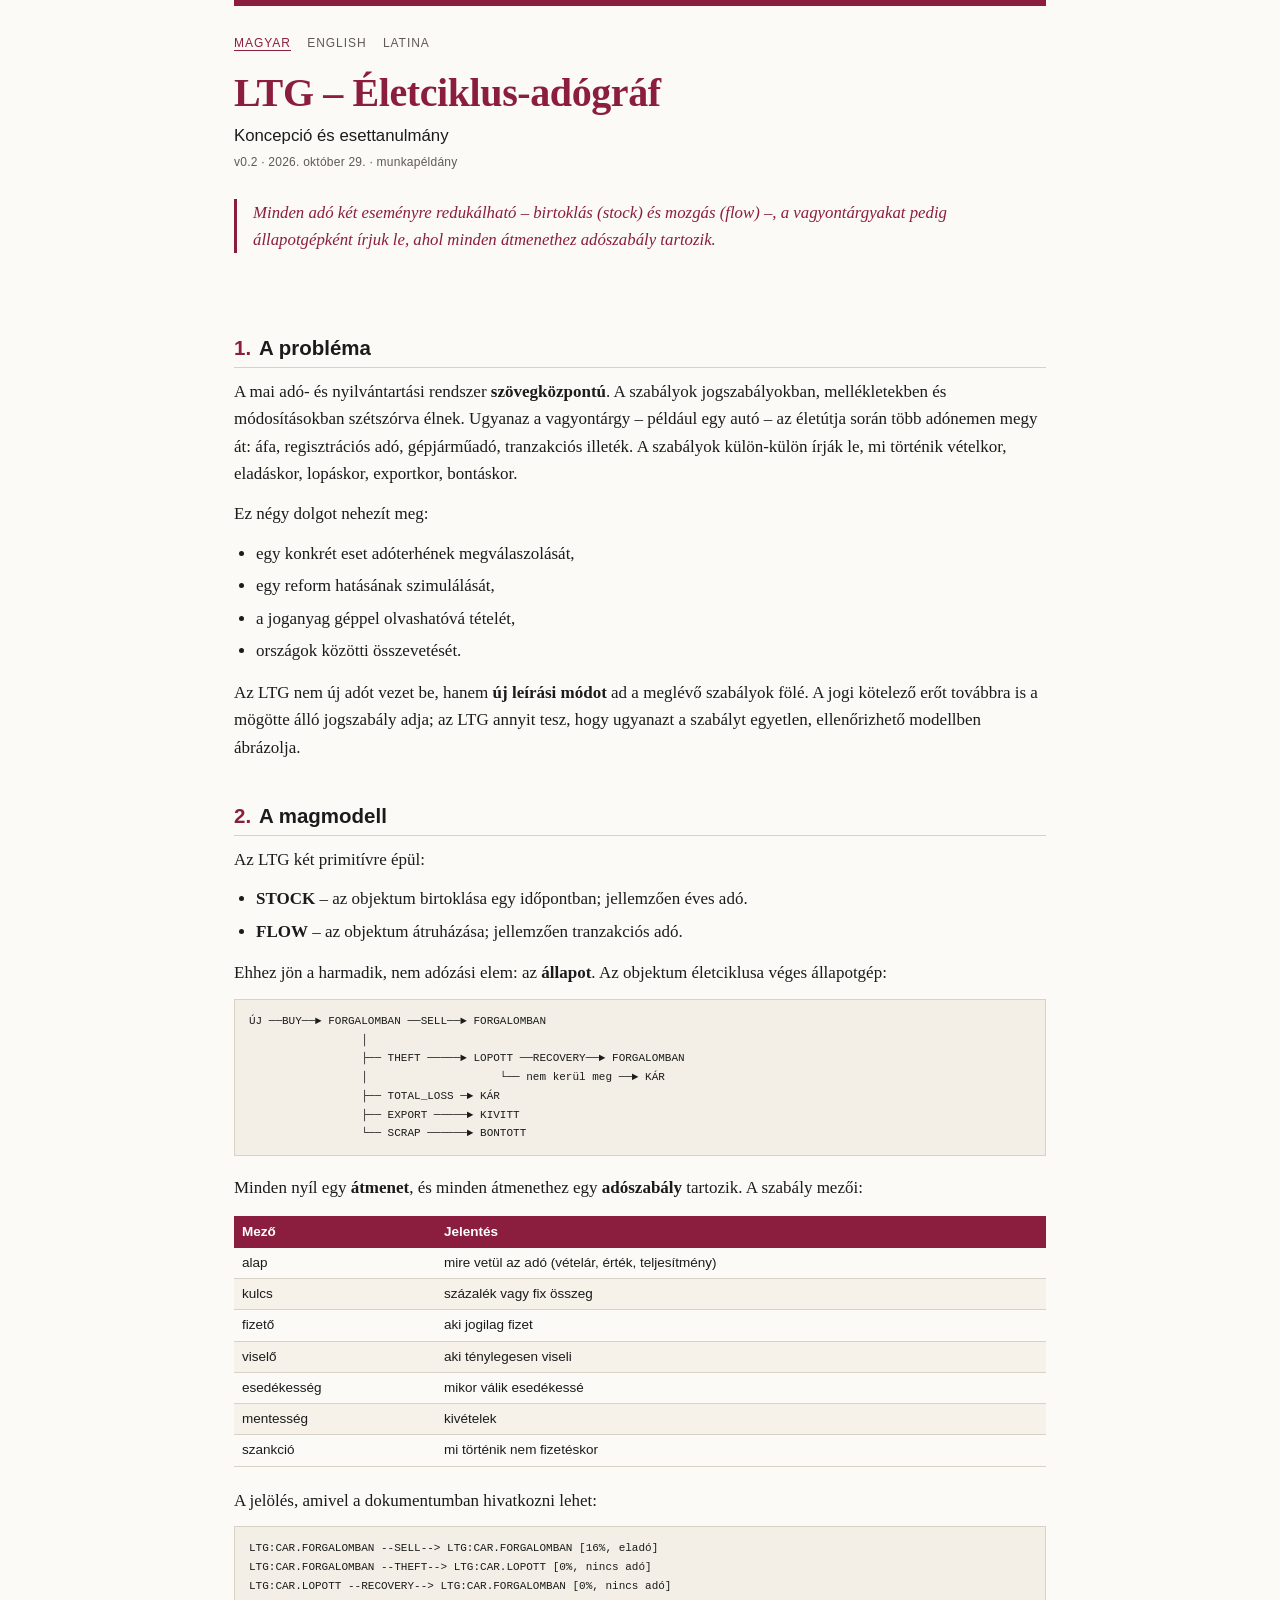
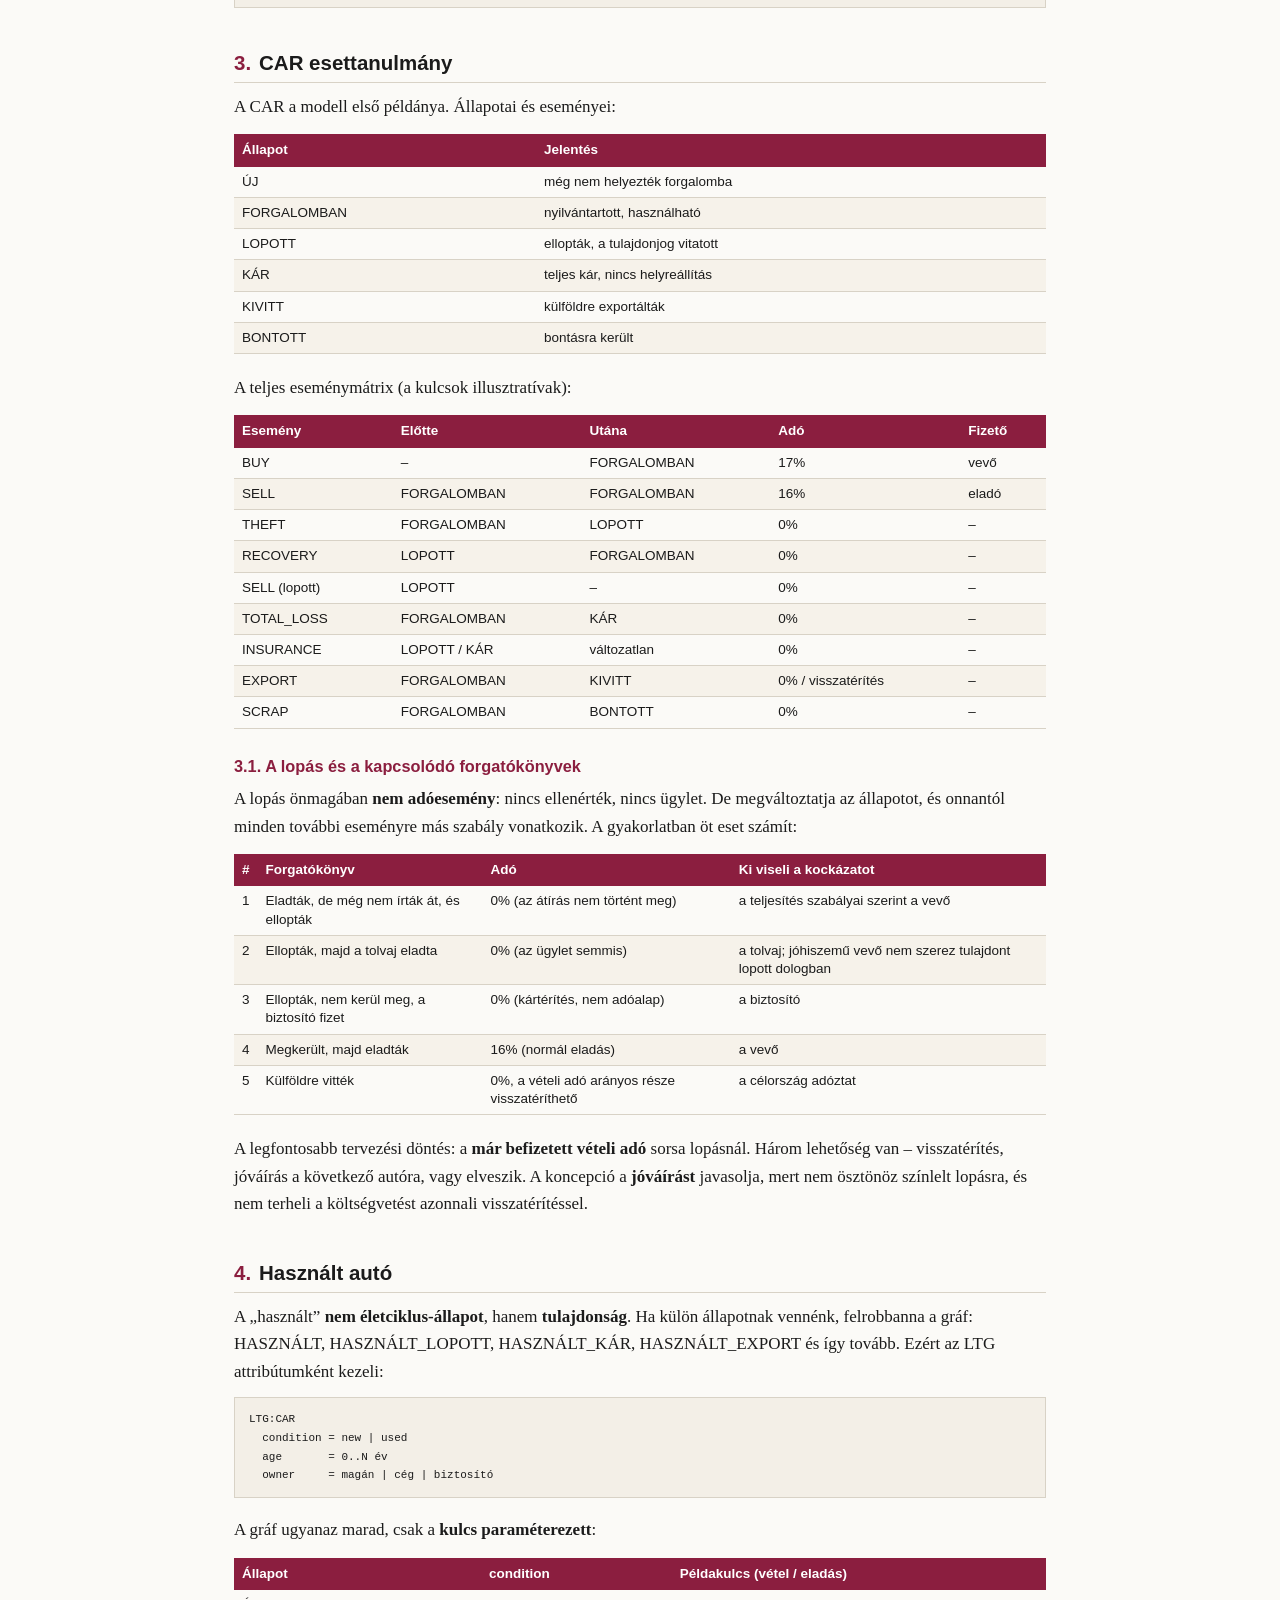
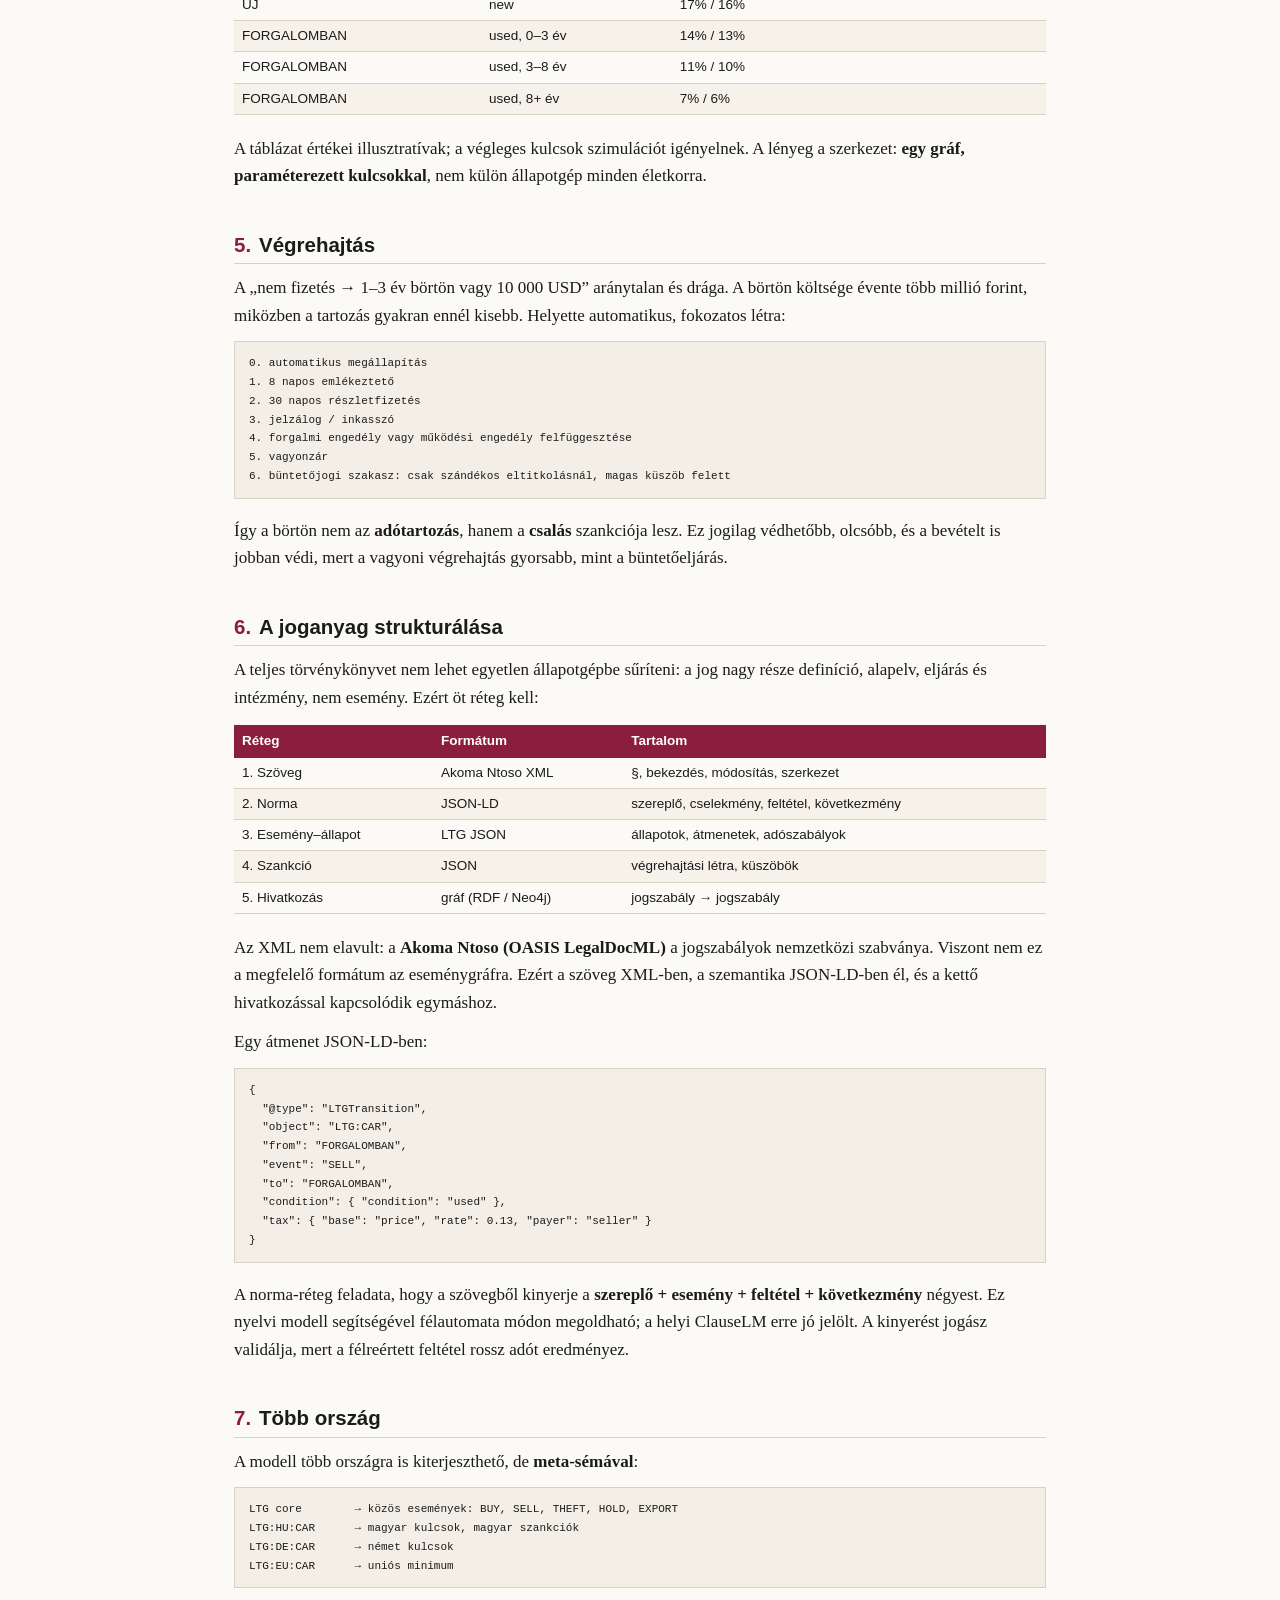
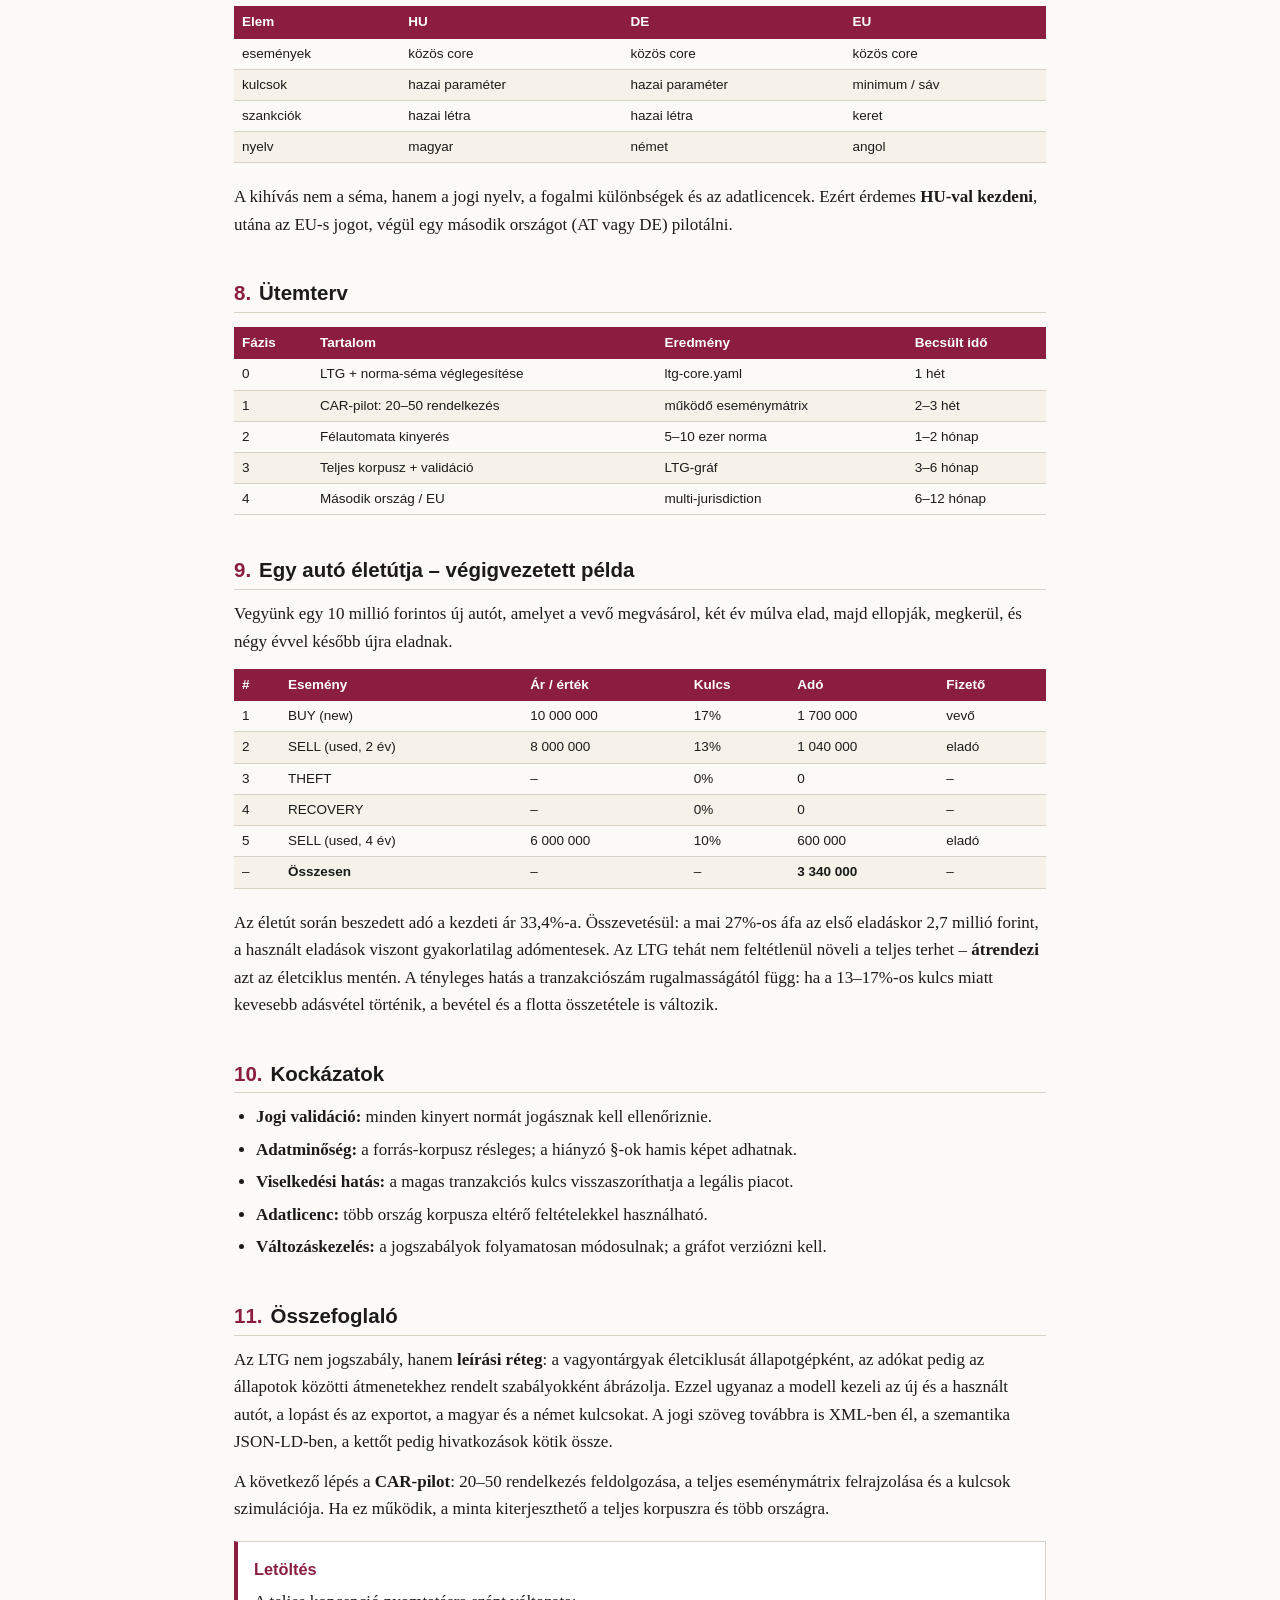
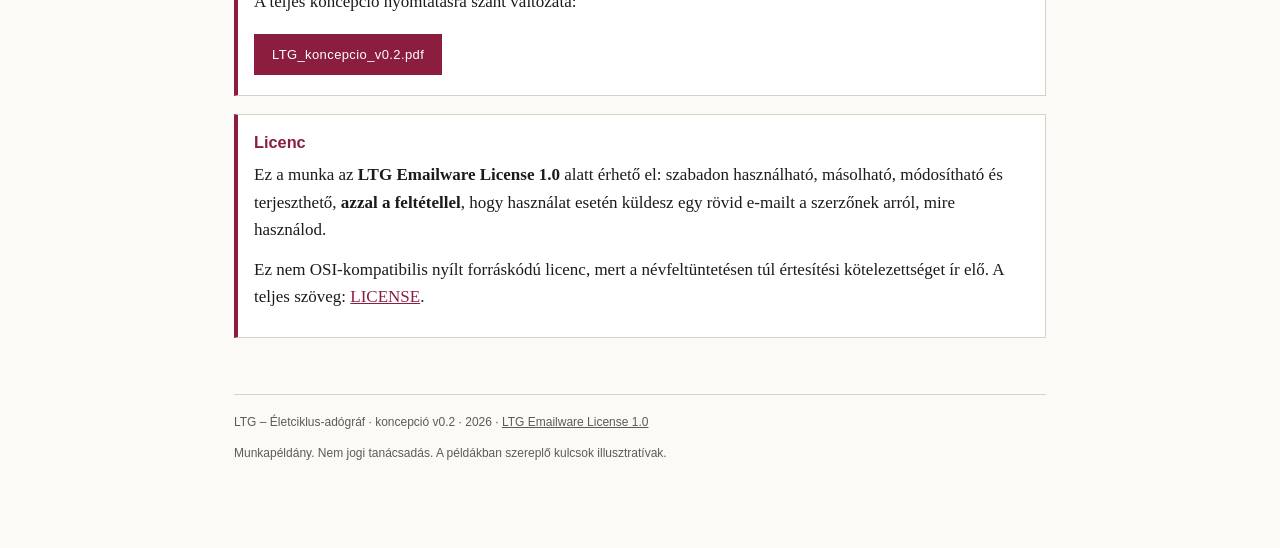
<file: index.html>
<!DOCTYPE html>
<html xmlns="http://www.w3.org/1999/xhtml" xml:lang="hu" lang="hu">
<head>
  <meta charset="utf-8" />
  <meta name="viewport" content="width=device-width, initial-scale=1" />
  <title>LTG – Életciklus-adógráf | Koncepció v0.2</title>
  <meta name="description" content="LTG: esemény- és állapotalapú adómodell. Koncepció és autó-esettanulmány." />
  <link rel="icon" type="image/svg+xml" href="favicon.svg" />
  <link rel="icon" href="favicon.ico" sizes="any" />
  <link rel="stylesheet" href="assets/style.css" />
</head>
<body>
<div class="wrap">

  <header class="site">
    <nav class="lang" aria-label="Nyelv">
      <a href="index.xhtml" aria-current="page" xml:lang="hu" lang="hu">Magyar</a>
      <a href="en/index.xhtml" xml:lang="en" lang="en">English</a>
      <a href="la/index.xhtml" xml:lang="la" lang="la">Latina</a>
    </nav>

    <h1>LTG – Életciklus-adógráf</h1>
    <p class="subtitle">Koncepció és esettanulmány</p>
    <p class="meta">v0.2 · 2026. október 29. · munkapéldány</p>

    <p class="lead">Minden adó két eseményre redukálható – birtoklás (<em>stock</em>) és mozgás (<em>flow</em>) –, a vagyontárgyakat pedig állapotgépként írjuk le, ahol minden átmenethez adószabály tartozik.</p>
  </header>

  <main>

    <h2 id="problema"><span class="num">1.</span>A probléma</h2>
    <p>A mai adó- és nyilvántartási rendszer <strong>szövegközpontú</strong>. A szabályok jogszabályokban, mellékletekben és módosításokban szétszórva élnek. Ugyanaz a vagyontárgy – például egy autó – az életútja során több adónemen megy át: áfa, regisztrációs adó, gépjárműadó, tranzakciós illeték. A szabályok külön-külön írják le, mi történik vételkor, eladáskor, lopáskor, exportkor, bontáskor.</p>
    <p>Ez négy dolgot nehezít meg:</p>
    <ul>
      <li>egy konkrét eset adóterhének megválaszolását,</li>
      <li>egy reform hatásának szimulálását,</li>
      <li>a joganyag géppel olvashatóvá tételét,</li>
      <li>országok közötti összevetését.</li>
    </ul>
    <p>Az LTG nem új adót vezet be, hanem <strong>új leírási módot</strong> ad a meglévő szabályok fölé. A jogi kötelező erőt továbbra is a mögötte álló jogszabály adja; az LTG annyit tesz, hogy ugyanazt a szabályt egyetlen, ellenőrizhető modellben ábrázolja.</p>

    <h2 id="magmodell"><span class="num">2.</span>A magmodell</h2>
    <p>Az LTG két primitívre épül:</p>
    <ul>
      <li><strong>STOCK</strong> – az objektum birtoklása egy időpontban; jellemzően éves adó.</li>
      <li><strong>FLOW</strong> – az objektum átruházása; jellemzően tranzakciós adó.</li>
    </ul>
    <p>Ehhez jön a harmadik, nem adózási elem: az <strong>állapot</strong>. Az objektum életciklusa véges állapotgép:</p>
<pre><code>ÚJ ──BUY──► FORGALOMBAN ──SELL──► FORGALOMBAN
                 │
                 ├── THEFT ─────► LOPOTT ──RECOVERY──► FORGALOMBAN
                 │                    └── nem kerül meg ──► KÁR
                 ├── TOTAL_LOSS ─► KÁR
                 ├── EXPORT ─────► KIVITT
                 └── SCRAP ──────► BONTOTT</code></pre>
    <p>Minden nyíl egy <strong>átmenet</strong>, és minden átmenethez egy <strong>adószabály</strong> tartozik. A szabály mezői:</p>
    <table>
      <thead><tr><th>Mező</th><th>Jelentés</th></tr></thead>
      <tbody>
        <tr><td>alap</td><td>mire vetül az adó (vételár, érték, teljesítmény)</td></tr>
        <tr><td>kulcs</td><td>százalék vagy fix összeg</td></tr>
        <tr><td>fizető</td><td>aki jogilag fizet</td></tr>
        <tr><td>viselő</td><td>aki ténylegesen viseli</td></tr>
        <tr><td>esedékesség</td><td>mikor válik esedékessé</td></tr>
        <tr><td>mentesség</td><td>kivételek</td></tr>
        <tr><td>szankció</td><td>mi történik nem fizetéskor</td></tr>
      </tbody>
    </table>
    <p>A jelölés, amivel a dokumentumban hivatkozni lehet:</p>
<pre><code>LTG:CAR.FORGALOMBAN --SELL--&gt; LTG:CAR.FORGALOMBAN [16%, eladó]
LTG:CAR.FORGALOMBAN --THEFT--&gt; LTG:CAR.LOPOTT [0%, nincs adó]
LTG:CAR.LOPOTT --RECOVERY--&gt; LTG:CAR.FORGALOMBAN [0%, nincs adó]</code></pre>

    <h2 id="car"><span class="num">3.</span>CAR esettanulmány</h2>
    <p>A CAR a modell első példánya. Állapotai és eseményei:</p>
    <table>
      <thead><tr><th>Állapot</th><th>Jelentés</th></tr></thead>
      <tbody>
        <tr><td>ÚJ</td><td>még nem helyezték forgalomba</td></tr>
        <tr><td>FORGALOMBAN</td><td>nyilvántartott, használható</td></tr>
        <tr><td>LOPOTT</td><td>ellopták, a tulajdonjog vitatott</td></tr>
        <tr><td>KÁR</td><td>teljes kár, nincs helyreállítás</td></tr>
        <tr><td>KIVITT</td><td>külföldre exportálták</td></tr>
        <tr><td>BONTOTT</td><td>bontásra került</td></tr>
      </tbody>
    </table>
    <p>A teljes eseménymátrix (a kulcsok illusztratívak):</p>
    <table>
      <thead><tr><th>Esemény</th><th>Előtte</th><th>Utána</th><th>Adó</th><th>Fizető</th></tr></thead>
      <tbody>
        <tr><td>BUY</td><td>–</td><td>FORGALOMBAN</td><td>17%</td><td>vevő</td></tr>
        <tr><td>SELL</td><td>FORGALOMBAN</td><td>FORGALOMBAN</td><td>16%</td><td>eladó</td></tr>
        <tr><td>THEFT</td><td>FORGALOMBAN</td><td>LOPOTT</td><td>0%</td><td>–</td></tr>
        <tr><td>RECOVERY</td><td>LOPOTT</td><td>FORGALOMBAN</td><td>0%</td><td>–</td></tr>
        <tr><td>SELL (lopott)</td><td>LOPOTT</td><td>–</td><td>0%</td><td>–</td></tr>
        <tr><td>TOTAL_LOSS</td><td>FORGALOMBAN</td><td>KÁR</td><td>0%</td><td>–</td></tr>
        <tr><td>INSURANCE</td><td>LOPOTT / KÁR</td><td>változatlan</td><td>0%</td><td>–</td></tr>
        <tr><td>EXPORT</td><td>FORGALOMBAN</td><td>KIVITT</td><td>0% / visszatérítés</td><td>–</td></tr>
        <tr><td>SCRAP</td><td>FORGALOMBAN</td><td>BONTOTT</td><td>0%</td><td>–</td></tr>
      </tbody>
    </table>

    <h3 id="lopas">3.1. A lopás és a kapcsolódó forgatókönyvek</h3>
    <p>A lopás önmagában <strong>nem adóesemény</strong>: nincs ellenérték, nincs ügylet. De megváltoztatja az állapotot, és onnantól minden további eseményre más szabály vonatkozik. A gyakorlatban öt eset számít:</p>
    <table>
      <thead><tr><th>#</th><th>Forgatókönyv</th><th>Adó</th><th>Ki viseli a kockázatot</th></tr></thead>
      <tbody>
        <tr><td>1</td><td>Eladták, de még nem írták át, és ellopták</td><td>0% (az átírás nem történt meg)</td><td>a teljesítés szabályai szerint a vevő</td></tr>
        <tr><td>2</td><td>Ellopták, majd a tolvaj eladta</td><td>0% (az ügylet semmis)</td><td>a tolvaj; jóhiszemű vevő nem szerez tulajdont lopott dologban</td></tr>
        <tr><td>3</td><td>Ellopták, nem kerül meg, a biztosító fizet</td><td>0% (kártérítés, nem adóalap)</td><td>a biztosító</td></tr>
        <tr><td>4</td><td>Megkerült, majd eladták</td><td>16% (normál eladás)</td><td>a vevő</td></tr>
        <tr><td>5</td><td>Külföldre vitték</td><td>0%, a vételi adó arányos része visszatéríthető</td><td>a célország adóztat</td></tr>
      </tbody>
    </table>
    <p>A legfontosabb tervezési döntés: a <strong>már befizetett vételi adó</strong> sorsa lopásnál. Három lehetőség van – visszatérítés, jóváírás a következő autóra, vagy elveszik. A koncepció a <strong>jóváírást</strong> javasolja, mert nem ösztönöz színlelt lopásra, és nem terheli a költségvetést azonnali visszatérítéssel.</p>

    <h2 id="hasznalt"><span class="num">4.</span>Használt autó</h2>
    <p>A „használt” <strong>nem életciklus-állapot</strong>, hanem <strong>tulajdonság</strong>. Ha külön állapotnak vennénk, felrobbanna a gráf: HASZNÁLT, HASZNÁLT_LOPOTT, HASZNÁLT_KÁR, HASZNÁLT_EXPORT és így tovább. Ezért az LTG attribútumként kezeli:</p>
<pre><code>LTG:CAR
  condition = new | used
  age       = 0..N év
  owner     = magán | cég | biztosító</code></pre>
    <p>A gráf ugyanaz marad, csak a <strong>kulcs paraméterezett</strong>:</p>
    <table>
      <thead><tr><th>Állapot</th><th>condition</th><th>Példakulcs (vétel / eladás)</th></tr></thead>
      <tbody>
        <tr><td>ÚJ</td><td>new</td><td>17% / 16%</td></tr>
        <tr><td>FORGALOMBAN</td><td>used, 0–3 év</td><td>14% / 13%</td></tr>
        <tr><td>FORGALOMBAN</td><td>used, 3–8 év</td><td>11% / 10%</td></tr>
        <tr><td>FORGALOMBAN</td><td>used, 8+ év</td><td>7% / 6%</td></tr>
      </tbody>
    </table>
    <p>A táblázat értékei illusztratívak; a végleges kulcsok szimulációt igényelnek. A lényeg a szerkezet: <strong>egy gráf, paraméterezett kulcsokkal</strong>, nem külön állapotgép minden életkorra.</p>

    <h2 id="vegrehajtas"><span class="num">5.</span>Végrehajtás</h2>
    <p>A „nem fizetés → 1–3 év börtön vagy 10 000 USD” aránytalan és drága. A börtön költsége évente több millió forint, miközben a tartozás gyakran ennél kisebb. Helyette automatikus, fokozatos létra:</p>
<pre><code>0. automatikus megállapítás
1. 8 napos emlékeztető
2. 30 napos részletfizetés
3. jelzálog / inkasszó
4. forgalmi engedély vagy működési engedély felfüggesztése
5. vagyonzár
6. büntetőjogi szakasz: csak szándékos eltitkolásnál, magas küszöb felett</code></pre>
    <p>Így a börtön nem az <strong>adótartozás</strong>, hanem a <strong>csalás</strong> szankciója lesz. Ez jogilag védhetőbb, olcsóbb, és a bevételt is jobban védi, mert a vagyoni végrehajtás gyorsabb, mint a büntetőeljárás.</p>

    <h2 id="joganyag"><span class="num">6.</span>A joganyag strukturálása</h2>
    <p>A teljes törvénykönyvet nem lehet egyetlen állapotgépbe sűríteni: a jog nagy része definíció, alapelv, eljárás és intézmény, nem esemény. Ezért öt réteg kell:</p>
    <table>
      <thead><tr><th>Réteg</th><th>Formátum</th><th>Tartalom</th></tr></thead>
      <tbody>
        <tr><td>1. Szöveg</td><td>Akoma Ntoso XML</td><td>§, bekezdés, módosítás, szerkezet</td></tr>
        <tr><td>2. Norma</td><td>JSON-LD</td><td>szereplő, cselekmény, feltétel, következmény</td></tr>
        <tr><td>3. Esemény–állapot</td><td>LTG JSON</td><td>állapotok, átmenetek, adószabályok</td></tr>
        <tr><td>4. Szankció</td><td>JSON</td><td>végrehajtási létra, küszöbök</td></tr>
        <tr><td>5. Hivatkozás</td><td>gráf (RDF / Neo4j)</td><td>jogszabály → jogszabály</td></tr>
      </tbody>
    </table>
    <p>Az XML nem elavult: a <strong>Akoma Ntoso (OASIS LegalDocML)</strong> a jogszabályok nemzetközi szabványa. Viszont nem ez a megfelelő formátum az eseménygráfra. Ezért a szöveg XML-ben, a szemantika JSON-LD-ben él, és a kettő hivatkozással kapcsolódik egymáshoz.</p>
    <p>Egy átmenet JSON-LD-ben:</p>
<pre><code>{
  "@type": "LTGTransition",
  "object": "LTG:CAR",
  "from": "FORGALOMBAN",
  "event": "SELL",
  "to": "FORGALOMBAN",
  "condition": { "condition": "used" },
  "tax": { "base": "price", "rate": 0.13, "payer": "seller" }
}</code></pre>
    <p>A norma-réteg feladata, hogy a szövegből kinyerje a <strong>szereplő + esemény + feltétel + következmény</strong> négyest. Ez nyelvi modell segítségével félautomata módon megoldható; a helyi ClauseLM erre jó jelölt. A kinyerést jogász validálja, mert a félreértett feltétel rossz adót eredményez.</p>

    <h2 id="tobb-orszag"><span class="num">7.</span>Több ország</h2>
    <p>A modell több országra is kiterjeszthető, de <strong>meta-sémával</strong>:</p>
<pre><code>LTG core        → közös események: BUY, SELL, THEFT, HOLD, EXPORT
LTG:HU:CAR      → magyar kulcsok, magyar szankciók
LTG:DE:CAR      → német kulcsok
LTG:EU:CAR      → uniós minimum</code></pre>
    <table>
      <thead><tr><th>Elem</th><th>HU</th><th>DE</th><th>EU</th></tr></thead>
      <tbody>
        <tr><td>események</td><td>közös core</td><td>közös core</td><td>közös core</td></tr>
        <tr><td>kulcsok</td><td>hazai paraméter</td><td>hazai paraméter</td><td>minimum / sáv</td></tr>
        <tr><td>szankciók</td><td>hazai létra</td><td>hazai létra</td><td>keret</td></tr>
        <tr><td>nyelv</td><td>magyar</td><td>német</td><td>angol</td></tr>
      </tbody>
    </table>
    <p>A kihívás nem a séma, hanem a jogi nyelv, a fogalmi különbségek és az adatlicencek. Ezért érdemes <strong>HU-val kezdeni</strong>, utána az EU-s jogot, végül egy második országot (AT vagy DE) pilotálni.</p>

    <h2 id="utemterv"><span class="num">8.</span>Ütemterv</h2>
    <table>
      <thead><tr><th>Fázis</th><th>Tartalom</th><th>Eredmény</th><th>Becsült idő</th></tr></thead>
      <tbody>
        <tr><td>0</td><td>LTG + norma-séma véglegesítése</td><td>ltg-core.yaml</td><td>1 hét</td></tr>
        <tr><td>1</td><td>CAR-pilot: 20–50 rendelkezés</td><td>működő eseménymátrix</td><td>2–3 hét</td></tr>
        <tr><td>2</td><td>Félautomata kinyerés</td><td>5–10 ezer norma</td><td>1–2 hónap</td></tr>
        <tr><td>3</td><td>Teljes korpusz + validáció</td><td>LTG-gráf</td><td>3–6 hónap</td></tr>
        <tr><td>4</td><td>Második ország / EU</td><td>multi-jurisdiction</td><td>6–12 hónap</td></tr>
      </tbody>
    </table>

    <h2 id="pelda"><span class="num">9.</span>Egy autó életútja – végigvezetett példa</h2>
    <p>Vegyünk egy 10 millió forintos új autót, amelyet a vevő megvásárol, két év múlva elad, majd ellopják, megkerül, és négy évvel később újra eladnak.</p>
    <table>
      <thead><tr><th>#</th><th>Esemény</th><th>Ár / érték</th><th>Kulcs</th><th>Adó</th><th>Fizető</th></tr></thead>
      <tbody>
        <tr><td>1</td><td>BUY (new)</td><td>10 000 000</td><td>17%</td><td>1 700 000</td><td>vevő</td></tr>
        <tr><td>2</td><td>SELL (used, 2 év)</td><td>8 000 000</td><td>13%</td><td>1 040 000</td><td>eladó</td></tr>
        <tr><td>3</td><td>THEFT</td><td>–</td><td>0%</td><td>0</td><td>–</td></tr>
        <tr><td>4</td><td>RECOVERY</td><td>–</td><td>0%</td><td>0</td><td>–</td></tr>
        <tr><td>5</td><td>SELL (used, 4 év)</td><td>6 000 000</td><td>10%</td><td>600 000</td><td>eladó</td></tr>
        <tr><td>–</td><td><strong>Összesen</strong></td><td>–</td><td>–</td><td><strong>3 340 000</strong></td><td>–</td></tr>
      </tbody>
    </table>
    <p>Az életút során beszedett adó a kezdeti ár 33,4%-a. Összevetésül: a mai 27%-os áfa az első eladáskor 2,7 millió forint, a használt eladások viszont gyakorlatilag adómentesek. Az LTG tehát nem feltétlenül növeli a teljes terhet – <strong>átrendezi</strong> azt az életciklus mentén. A tényleges hatás a tranzakciószám rugalmasságától függ: ha a 13–17%-os kulcs miatt kevesebb adásvétel történik, a bevétel és a flotta összetétele is változik.</p>

    <h2 id="kockazatok"><span class="num">10.</span>Kockázatok</h2>
    <ul>
      <li><strong>Jogi validáció:</strong> minden kinyert normát jogásznak kell ellenőriznie.</li>
      <li><strong>Adatminőség:</strong> a forrás-korpusz résleges; a hiányzó §-ok hamis képet adhatnak.</li>
      <li><strong>Viselkedési hatás:</strong> a magas tranzakciós kulcs visszaszoríthatja a legális piacot.</li>
      <li><strong>Adatlicenc:</strong> több ország korpusza eltérő feltételekkel használható.</li>
      <li><strong>Változáskezelés:</strong> a jogszabályok folyamatosan módosulnak; a gráfot verziózni kell.</li>
    </ul>

    <h2 id="osszefoglalo"><span class="num">11.</span>Összefoglaló</h2>
    <p>Az LTG nem jogszabály, hanem <strong>leírási réteg</strong>: a vagyontárgyak életciklusát állapotgépként, az adókat pedig az állapotok közötti átmenetekhez rendelt szabályokként ábrázolja. Ezzel ugyanaz a modell kezeli az új és a használt autót, a lopást és az exportot, a magyar és a német kulcsokat. A jogi szöveg továbbra is XML-ben él, a szemantika JSON-LD-ben, a kettőt pedig hivatkozások kötik össze.</p>
    <p>A következő lépés a <strong>CAR-pilot</strong>: 20–50 rendelkezés feldolgozása, a teljes eseménymátrix felrajzolása és a kulcsok szimulációja. Ha ez működik, a minta kiterjeszthető a teljes korpuszra és több országra.</p>

    <div class="callout">
      <h3>Letöltés</h3>
      <p>A teljes koncepció nyomtatásra szánt változata:</p>
      <a class="download" href="LTG_koncepcio_v0.2.pdf">LTG_koncepcio_v0.2.pdf</a>
    </div>

    <div class="callout" id="licenc">
      <h3>Licenc</h3>
      <p>Ez a munka az <strong>LTG Emailware License 1.0</strong> alatt érhető el: szabadon használható, másolható, módosítható és terjeszthető, <strong>azzal a feltétellel</strong>, hogy használat esetén küldesz egy rövid e-mailt a szerzőnek arról, mire használod.</p>
      <p>Ez nem OSI-kompatibilis nyílt forráskódú licenc, mert a névfeltüntetésen túl értesítési kötelezettséget ír elő. A teljes szöveg: <a href="license.xhtml">LICENSE</a>.</p>
    </div>

  </main>

  <footer class="site">
    <p>LTG – Életciklus-adógráf · koncepció v0.2 · 2026 · <a href="license.xhtml">LTG Emailware License 1.0</a></p>
    <p>Munkapéldány. Nem jogi tanácsadás. A példákban szereplő kulcsok illusztratívak.</p>
  </footer>

</div>
</body>
</html>
</file>
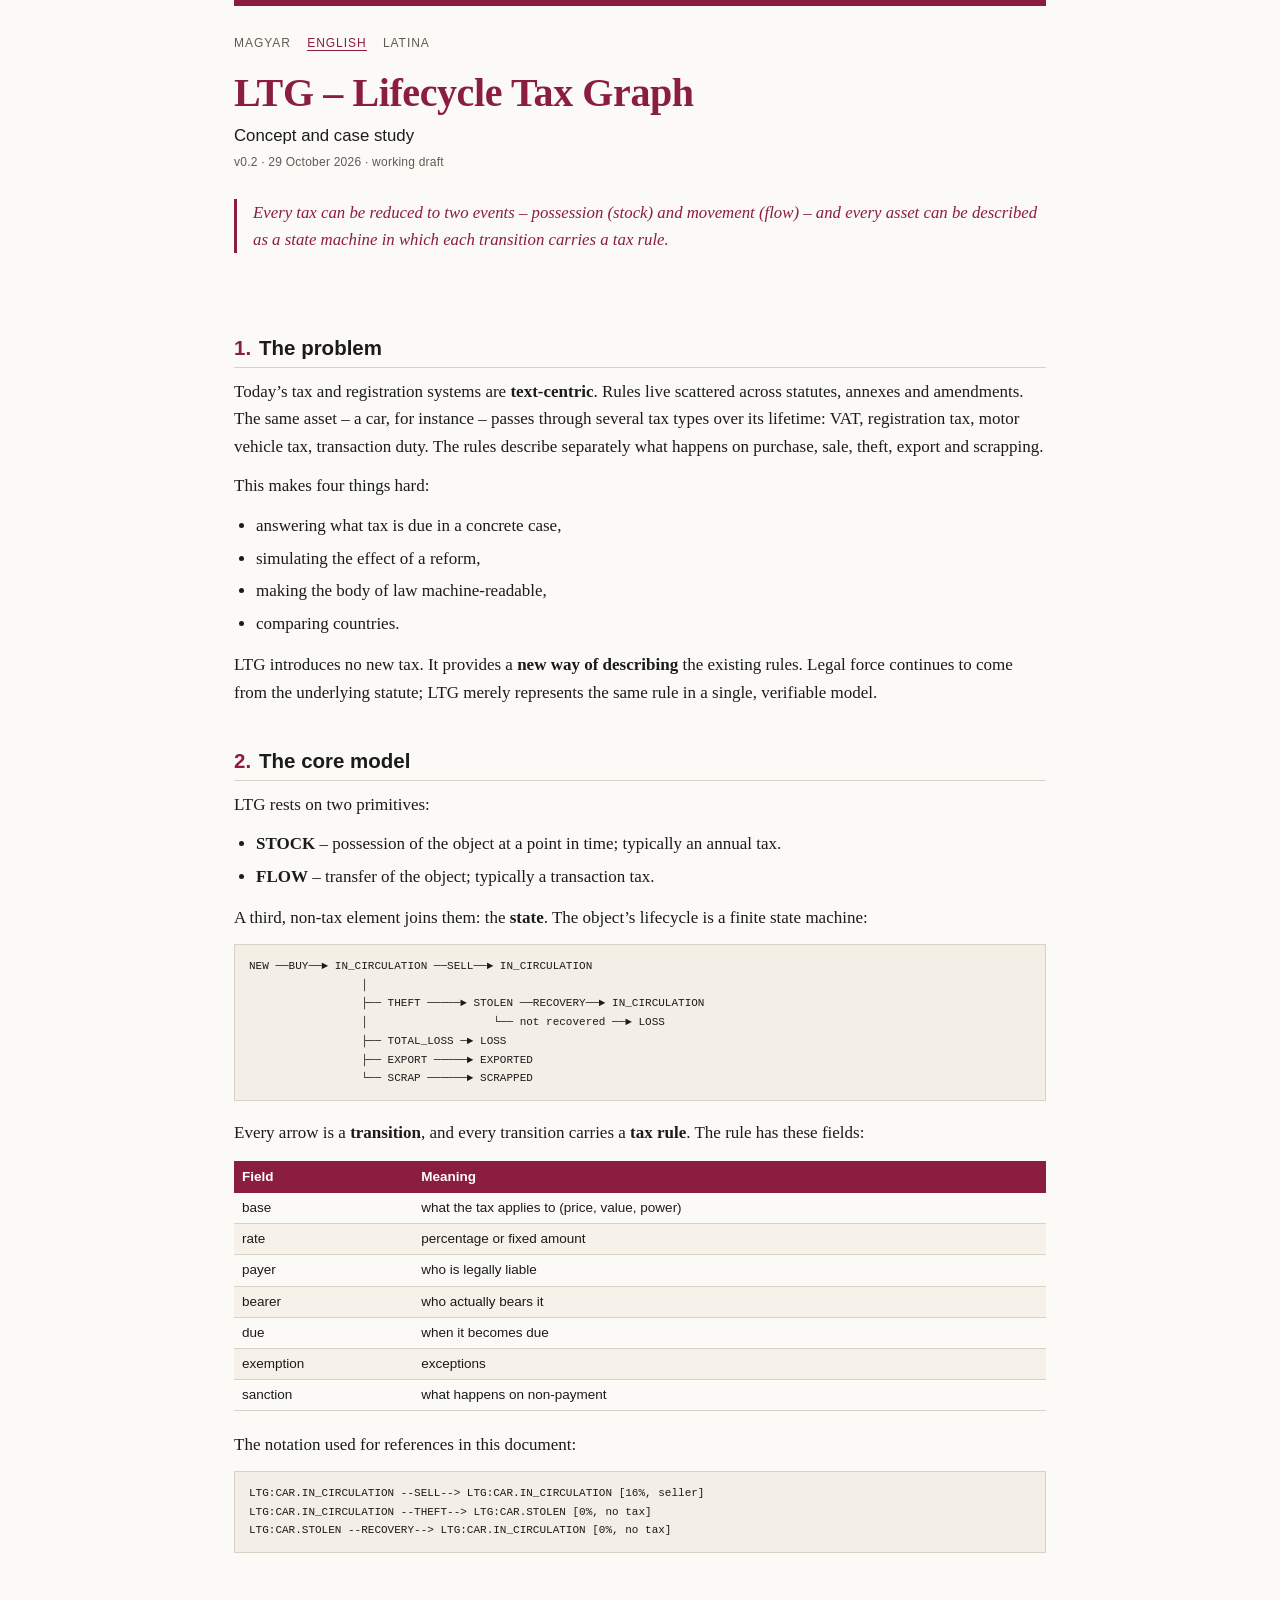
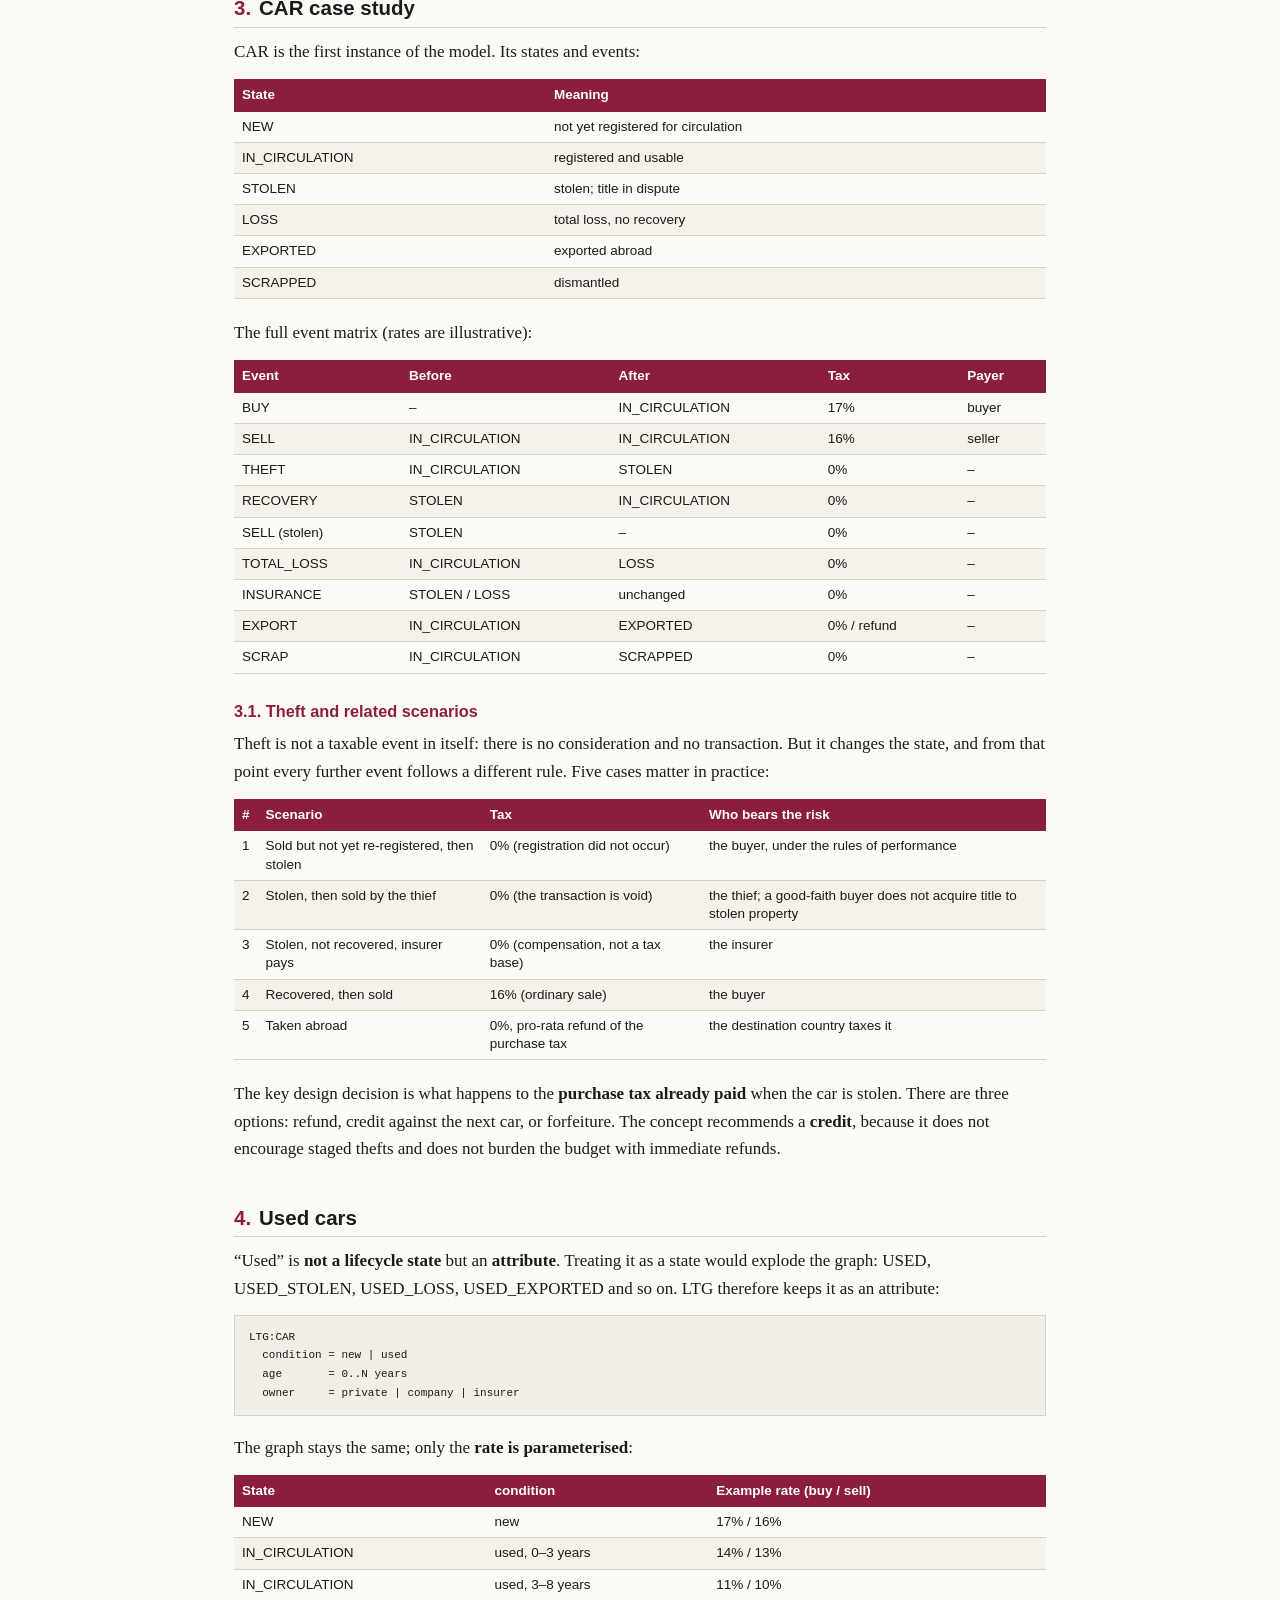
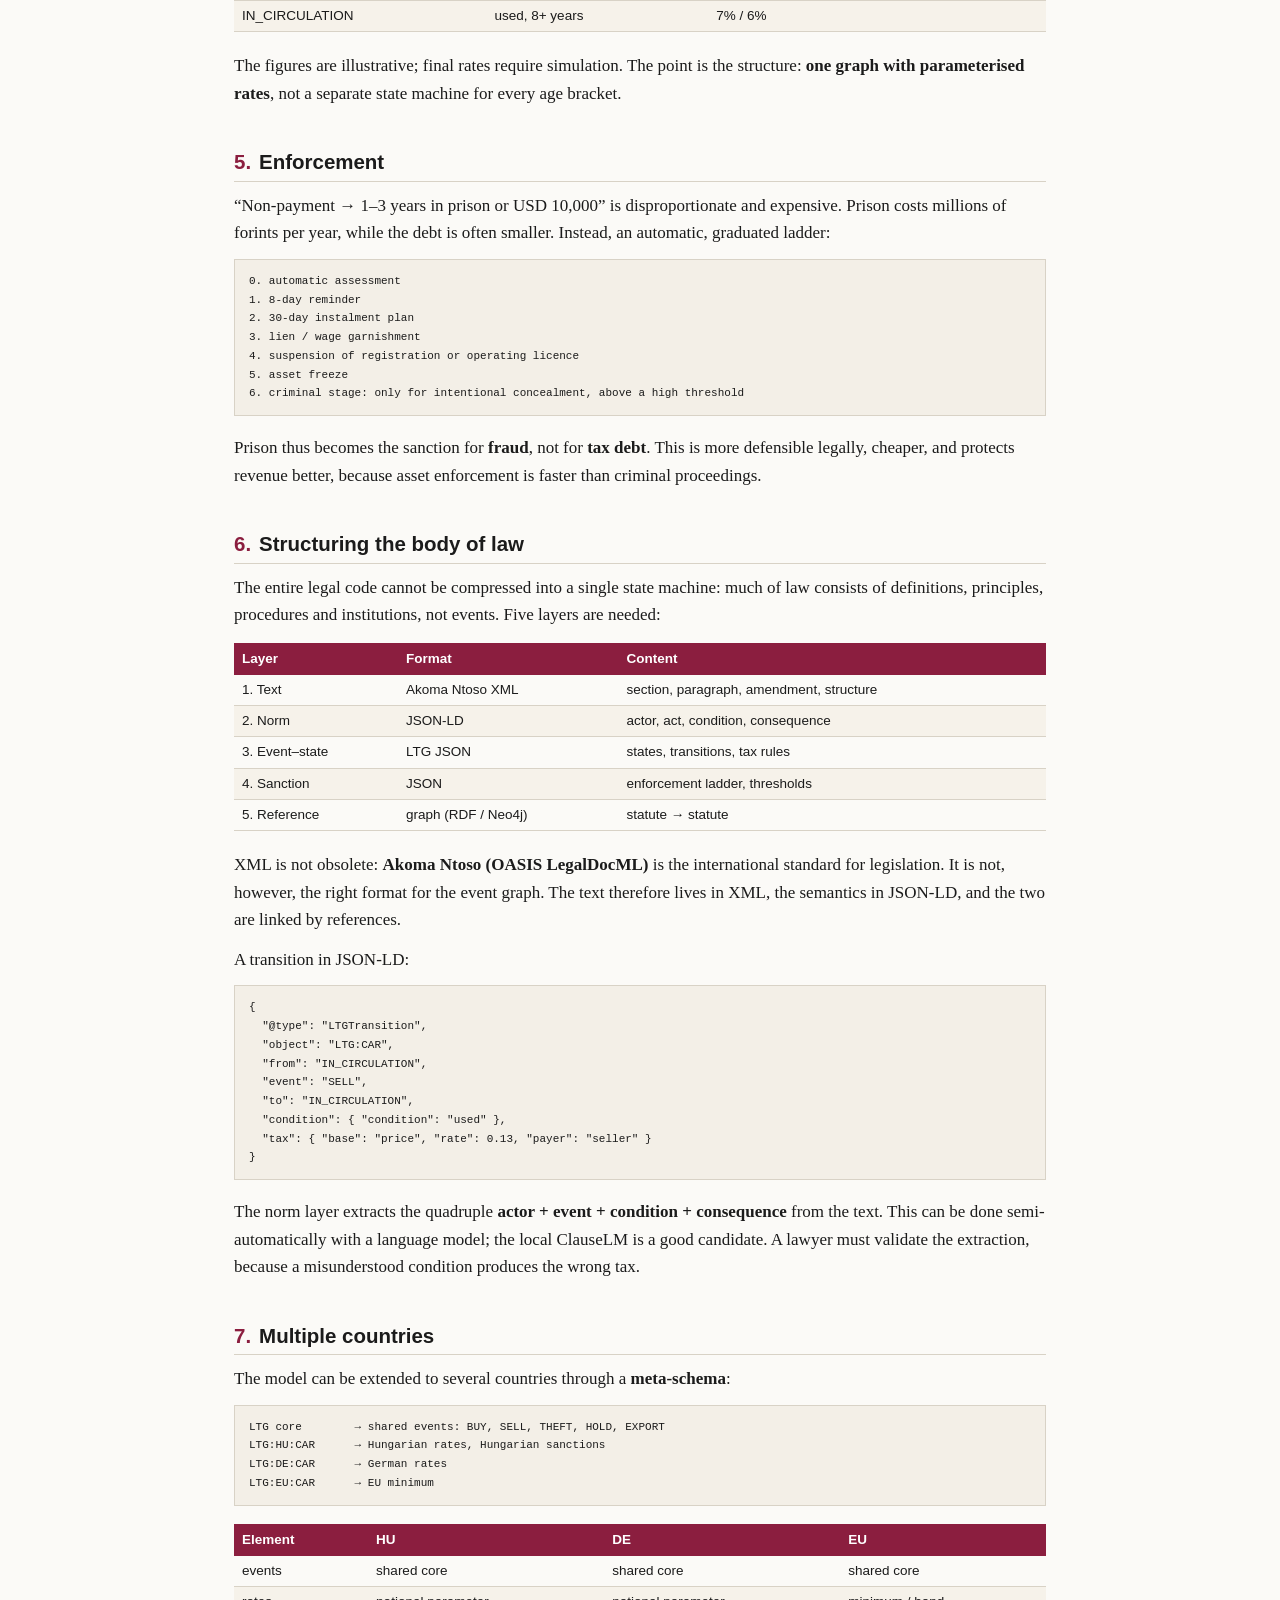
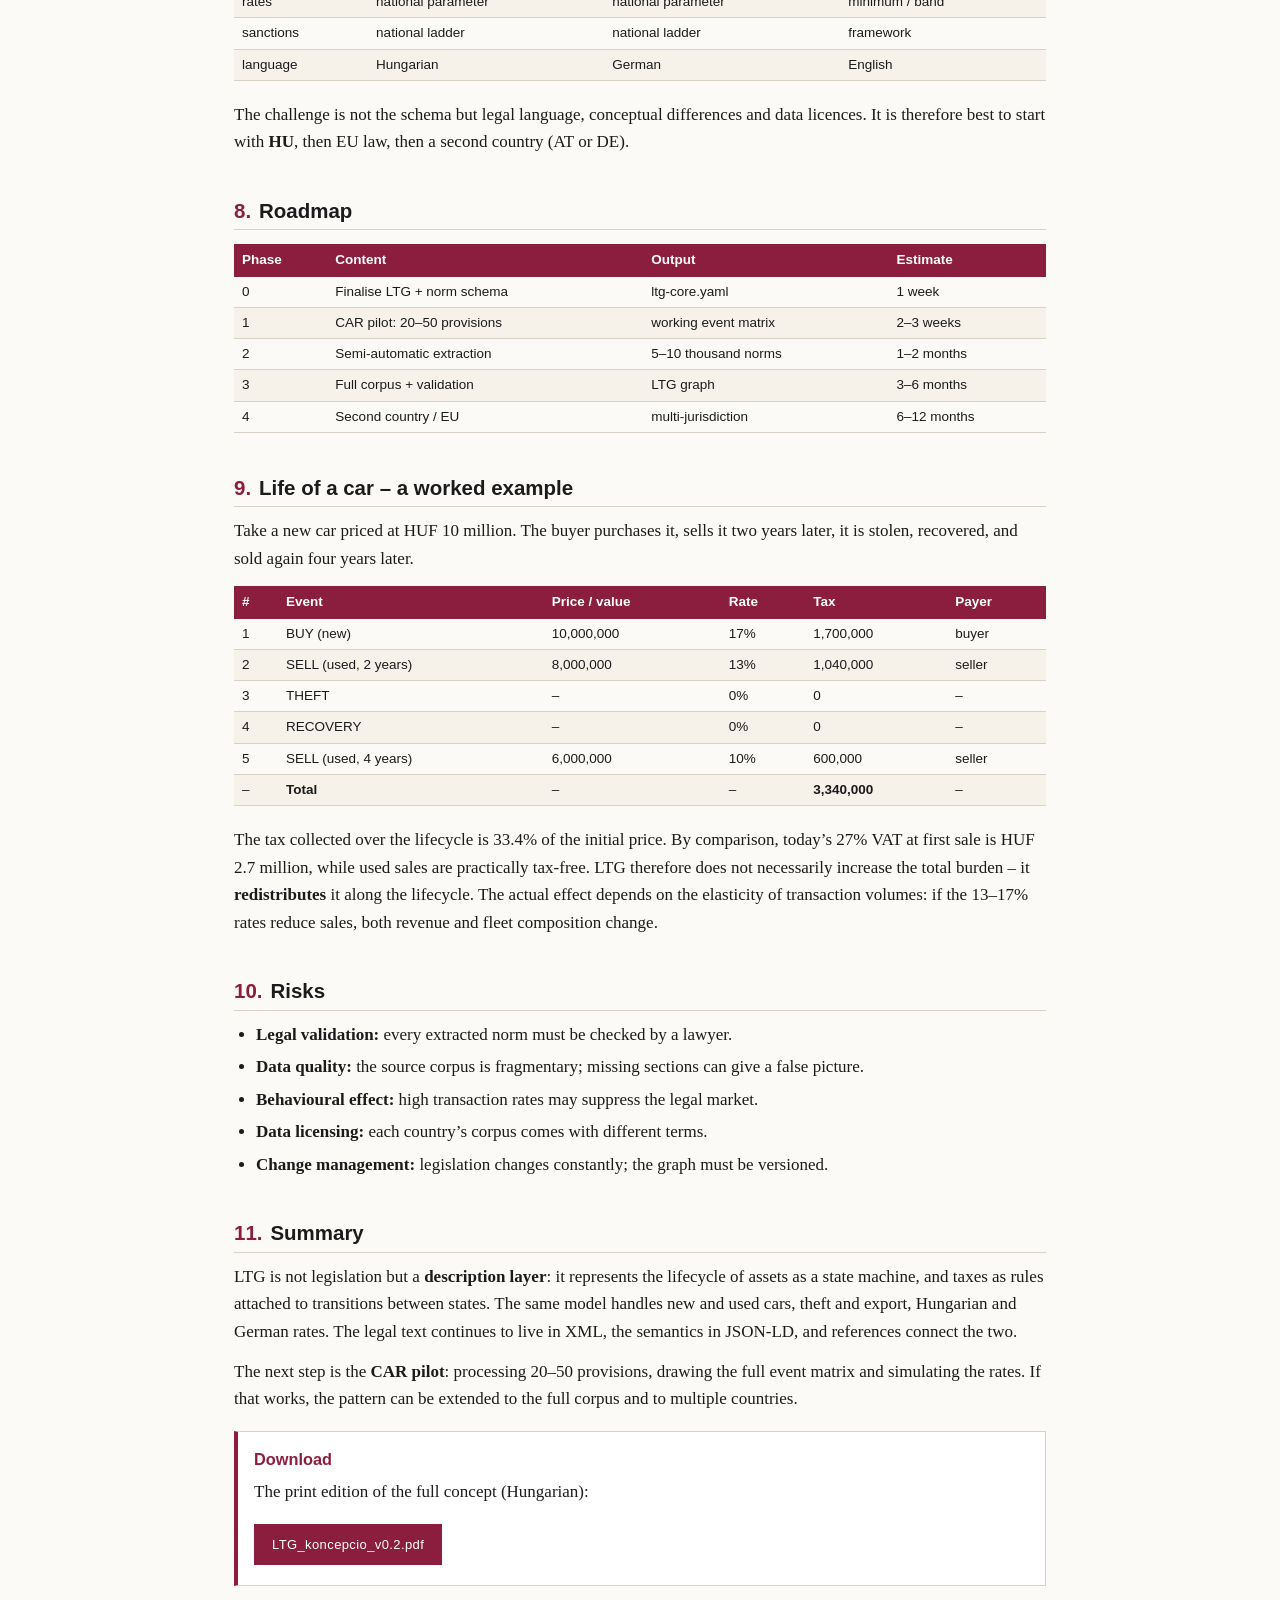
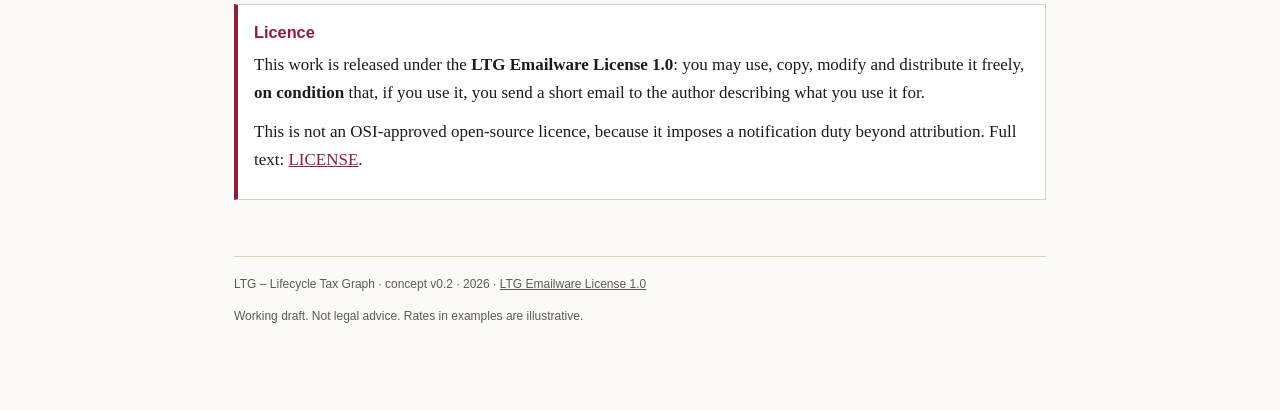
<file: en/index.html>
<!DOCTYPE html>
<html xmlns="http://www.w3.org/1999/xhtml" xml:lang="en" lang="en">
<head>
  <meta charset="utf-8" />
  <meta name="viewport" content="width=device-width, initial-scale=1" />
  <title>LTG – Lifecycle Tax Graph | Concept v0.2</title>
  <meta name="description" content="LTG: an event- and state-based tax model. Concept and car case study." />
  <link rel="icon" type="image/svg+xml" href="../favicon.svg" />
  <link rel="icon" href="../favicon.ico" sizes="any" />
  <link rel="stylesheet" href="../assets/style.css" />
</head>
<body>
<div class="wrap">

  <header class="site">
    <nav class="lang" aria-label="Language">
      <a href="../index.xhtml" xml:lang="hu" lang="hu">Magyar</a>
      <a href="index.xhtml" aria-current="page" xml:lang="en" lang="en">English</a>
      <a href="../la/index.xhtml" xml:lang="la" lang="la">Latina</a>
    </nav>

    <h1>LTG – Lifecycle Tax Graph</h1>
    <p class="subtitle">Concept and case study</p>
    <p class="meta">v0.2 · 29 October 2026 · working draft</p>

    <p class="lead">Every tax can be reduced to two events – possession (<em>stock</em>) and movement (<em>flow</em>) – and every asset can be described as a state machine in which each transition carries a tax rule.</p>
  </header>

  <main>

    <h2 id="problem"><span class="num">1.</span>The problem</h2>
    <p>Today’s tax and registration systems are <strong>text-centric</strong>. Rules live scattered across statutes, annexes and amendments. The same asset – a car, for instance – passes through several tax types over its lifetime: VAT, registration tax, motor vehicle tax, transaction duty. The rules describe separately what happens on purchase, sale, theft, export and scrapping.</p>
    <p>This makes four things hard:</p>
    <ul>
      <li>answering what tax is due in a concrete case,</li>
      <li>simulating the effect of a reform,</li>
      <li>making the body of law machine-readable,</li>
      <li>comparing countries.</li>
    </ul>
    <p>LTG introduces no new tax. It provides a <strong>new way of describing</strong> the existing rules. Legal force continues to come from the underlying statute; LTG merely represents the same rule in a single, verifiable model.</p>

    <h2 id="model"><span class="num">2.</span>The core model</h2>
    <p>LTG rests on two primitives:</p>
    <ul>
      <li><strong>STOCK</strong> – possession of the object at a point in time; typically an annual tax.</li>
      <li><strong>FLOW</strong> – transfer of the object; typically a transaction tax.</li>
    </ul>
    <p>A third, non-tax element joins them: the <strong>state</strong>. The object’s lifecycle is a finite state machine:</p>
<pre><code>NEW ──BUY──► IN_CIRCULATION ──SELL──► IN_CIRCULATION
                 │
                 ├── THEFT ─────► STOLEN ──RECOVERY──► IN_CIRCULATION
                 │                   └── not recovered ──► LOSS
                 ├── TOTAL_LOSS ─► LOSS
                 ├── EXPORT ─────► EXPORTED
                 └── SCRAP ──────► SCRAPPED</code></pre>
    <p>Every arrow is a <strong>transition</strong>, and every transition carries a <strong>tax rule</strong>. The rule has these fields:</p>
    <table>
      <thead><tr><th>Field</th><th>Meaning</th></tr></thead>
      <tbody>
        <tr><td>base</td><td>what the tax applies to (price, value, power)</td></tr>
        <tr><td>rate</td><td>percentage or fixed amount</td></tr>
        <tr><td>payer</td><td>who is legally liable</td></tr>
        <tr><td>bearer</td><td>who actually bears it</td></tr>
        <tr><td>due</td><td>when it becomes due</td></tr>
        <tr><td>exemption</td><td>exceptions</td></tr>
        <tr><td>sanction</td><td>what happens on non-payment</td></tr>
      </tbody>
    </table>
    <p>The notation used for references in this document:</p>
<pre><code>LTG:CAR.IN_CIRCULATION --SELL--&gt; LTG:CAR.IN_CIRCULATION [16%, seller]
LTG:CAR.IN_CIRCULATION --THEFT--&gt; LTG:CAR.STOLEN [0%, no tax]
LTG:CAR.STOLEN --RECOVERY--&gt; LTG:CAR.IN_CIRCULATION [0%, no tax]</code></pre>

    <h2 id="car"><span class="num">3.</span>CAR case study</h2>
    <p>CAR is the first instance of the model. Its states and events:</p>
    <table>
      <thead><tr><th>State</th><th>Meaning</th></tr></thead>
      <tbody>
        <tr><td>NEW</td><td>not yet registered for circulation</td></tr>
        <tr><td>IN_CIRCULATION</td><td>registered and usable</td></tr>
        <tr><td>STOLEN</td><td>stolen; title in dispute</td></tr>
        <tr><td>LOSS</td><td>total loss, no recovery</td></tr>
        <tr><td>EXPORTED</td><td>exported abroad</td></tr>
        <tr><td>SCRAPPED</td><td>dismantled</td></tr>
      </tbody>
    </table>
    <p>The full event matrix (rates are illustrative):</p>
    <table>
      <thead><tr><th>Event</th><th>Before</th><th>After</th><th>Tax</th><th>Payer</th></tr></thead>
      <tbody>
        <tr><td>BUY</td><td>–</td><td>IN_CIRCULATION</td><td>17%</td><td>buyer</td></tr>
        <tr><td>SELL</td><td>IN_CIRCULATION</td><td>IN_CIRCULATION</td><td>16%</td><td>seller</td></tr>
        <tr><td>THEFT</td><td>IN_CIRCULATION</td><td>STOLEN</td><td>0%</td><td>–</td></tr>
        <tr><td>RECOVERY</td><td>STOLEN</td><td>IN_CIRCULATION</td><td>0%</td><td>–</td></tr>
        <tr><td>SELL (stolen)</td><td>STOLEN</td><td>–</td><td>0%</td><td>–</td></tr>
        <tr><td>TOTAL_LOSS</td><td>IN_CIRCULATION</td><td>LOSS</td><td>0%</td><td>–</td></tr>
        <tr><td>INSURANCE</td><td>STOLEN / LOSS</td><td>unchanged</td><td>0%</td><td>–</td></tr>
        <tr><td>EXPORT</td><td>IN_CIRCULATION</td><td>EXPORTED</td><td>0% / refund</td><td>–</td></tr>
        <tr><td>SCRAP</td><td>IN_CIRCULATION</td><td>SCRAPPED</td><td>0%</td><td>–</td></tr>
      </tbody>
    </table>

    <h3 id="theft">3.1. Theft and related scenarios</h3>
    <p>Theft is not a taxable event in itself: there is no consideration and no transaction. But it changes the state, and from that point every further event follows a different rule. Five cases matter in practice:</p>
    <table>
      <thead><tr><th>#</th><th>Scenario</th><th>Tax</th><th>Who bears the risk</th></tr></thead>
      <tbody>
        <tr><td>1</td><td>Sold but not yet re-registered, then stolen</td><td>0% (registration did not occur)</td><td>the buyer, under the rules of performance</td></tr>
        <tr><td>2</td><td>Stolen, then sold by the thief</td><td>0% (the transaction is void)</td><td>the thief; a good-faith buyer does not acquire title to stolen property</td></tr>
        <tr><td>3</td><td>Stolen, not recovered, insurer pays</td><td>0% (compensation, not a tax base)</td><td>the insurer</td></tr>
        <tr><td>4</td><td>Recovered, then sold</td><td>16% (ordinary sale)</td><td>the buyer</td></tr>
        <tr><td>5</td><td>Taken abroad</td><td>0%, pro-rata refund of the purchase tax</td><td>the destination country taxes it</td></tr>
      </tbody>
    </table>
    <p>The key design decision is what happens to the <strong>purchase tax already paid</strong> when the car is stolen. There are three options: refund, credit against the next car, or forfeiture. The concept recommends a <strong>credit</strong>, because it does not encourage staged thefts and does not burden the budget with immediate refunds.</p>

    <h2 id="used"><span class="num">4.</span>Used cars</h2>
    <p>“Used” is <strong>not a lifecycle state</strong> but an <strong>attribute</strong>. Treating it as a state would explode the graph: USED, USED_STOLEN, USED_LOSS, USED_EXPORTED and so on. LTG therefore keeps it as an attribute:</p>
<pre><code>LTG:CAR
  condition = new | used
  age       = 0..N years
  owner     = private | company | insurer</code></pre>
    <p>The graph stays the same; only the <strong>rate is parameterised</strong>:</p>
    <table>
      <thead><tr><th>State</th><th>condition</th><th>Example rate (buy / sell)</th></tr></thead>
      <tbody>
        <tr><td>NEW</td><td>new</td><td>17% / 16%</td></tr>
        <tr><td>IN_CIRCULATION</td><td>used, 0–3 years</td><td>14% / 13%</td></tr>
        <tr><td>IN_CIRCULATION</td><td>used, 3–8 years</td><td>11% / 10%</td></tr>
        <tr><td>IN_CIRCULATION</td><td>used, 8+ years</td><td>7% / 6%</td></tr>
      </tbody>
    </table>
    <p>The figures are illustrative; final rates require simulation. The point is the structure: <strong>one graph with parameterised rates</strong>, not a separate state machine for every age bracket.</p>

    <h2 id="enforcement"><span class="num">5.</span>Enforcement</h2>
    <p>“Non-payment → 1–3 years in prison or USD 10,000” is disproportionate and expensive. Prison costs millions of forints per year, while the debt is often smaller. Instead, an automatic, graduated ladder:</p>
<pre><code>0. automatic assessment
1. 8-day reminder
2. 30-day instalment plan
3. lien / wage garnishment
4. suspension of registration or operating licence
5. asset freeze
6. criminal stage: only for intentional concealment, above a high threshold</code></pre>
    <p>Prison thus becomes the sanction for <strong>fraud</strong>, not for <strong>tax debt</strong>. This is more defensible legally, cheaper, and protects revenue better, because asset enforcement is faster than criminal proceedings.</p>

    <h2 id="law"><span class="num">6.</span>Structuring the body of law</h2>
    <p>The entire legal code cannot be compressed into a single state machine: much of law consists of definitions, principles, procedures and institutions, not events. Five layers are needed:</p>
    <table>
      <thead><tr><th>Layer</th><th>Format</th><th>Content</th></tr></thead>
      <tbody>
        <tr><td>1. Text</td><td>Akoma Ntoso XML</td><td>section, paragraph, amendment, structure</td></tr>
        <tr><td>2. Norm</td><td>JSON-LD</td><td>actor, act, condition, consequence</td></tr>
        <tr><td>3. Event–state</td><td>LTG JSON</td><td>states, transitions, tax rules</td></tr>
        <tr><td>4. Sanction</td><td>JSON</td><td>enforcement ladder, thresholds</td></tr>
        <tr><td>5. Reference</td><td>graph (RDF / Neo4j)</td><td>statute → statute</td></tr>
      </tbody>
    </table>
    <p>XML is not obsolete: <strong>Akoma Ntoso (OASIS LegalDocML)</strong> is the international standard for legislation. It is not, however, the right format for the event graph. The text therefore lives in XML, the semantics in JSON-LD, and the two are linked by references.</p>
    <p>A transition in JSON-LD:</p>
<pre><code>{
  "@type": "LTGTransition",
  "object": "LTG:CAR",
  "from": "IN_CIRCULATION",
  "event": "SELL",
  "to": "IN_CIRCULATION",
  "condition": { "condition": "used" },
  "tax": { "base": "price", "rate": 0.13, "payer": "seller" }
}</code></pre>
    <p>The norm layer extracts the quadruple <strong>actor + event + condition + consequence</strong> from the text. This can be done semi-automatically with a language model; the local ClauseLM is a good candidate. A lawyer must validate the extraction, because a misunderstood condition produces the wrong tax.</p>

    <h2 id="countries"><span class="num">7.</span>Multiple countries</h2>
    <p>The model can be extended to several countries through a <strong>meta-schema</strong>:</p>
<pre><code>LTG core        → shared events: BUY, SELL, THEFT, HOLD, EXPORT
LTG:HU:CAR      → Hungarian rates, Hungarian sanctions
LTG:DE:CAR      → German rates
LTG:EU:CAR      → EU minimum</code></pre>
    <table>
      <thead><tr><th>Element</th><th>HU</th><th>DE</th><th>EU</th></tr></thead>
      <tbody>
        <tr><td>events</td><td>shared core</td><td>shared core</td><td>shared core</td></tr>
        <tr><td>rates</td><td>national parameter</td><td>national parameter</td><td>minimum / band</td></tr>
        <tr><td>sanctions</td><td>national ladder</td><td>national ladder</td><td>framework</td></tr>
        <tr><td>language</td><td>Hungarian</td><td>German</td><td>English</td></tr>
      </tbody>
    </table>
    <p>The challenge is not the schema but legal language, conceptual differences and data licences. It is therefore best to start with <strong>HU</strong>, then EU law, then a second country (AT or DE).</p>

    <h2 id="roadmap"><span class="num">8.</span>Roadmap</h2>
    <table>
      <thead><tr><th>Phase</th><th>Content</th><th>Output</th><th>Estimate</th></tr></thead>
      <tbody>
        <tr><td>0</td><td>Finalise LTG + norm schema</td><td>ltg-core.yaml</td><td>1 week</td></tr>
        <tr><td>1</td><td>CAR pilot: 20–50 provisions</td><td>working event matrix</td><td>2–3 weeks</td></tr>
        <tr><td>2</td><td>Semi-automatic extraction</td><td>5–10 thousand norms</td><td>1–2 months</td></tr>
        <tr><td>3</td><td>Full corpus + validation</td><td>LTG graph</td><td>3–6 months</td></tr>
        <tr><td>4</td><td>Second country / EU</td><td>multi-jurisdiction</td><td>6–12 months</td></tr>
      </tbody>
    </table>

    <h2 id="example"><span class="num">9.</span>Life of a car – a worked example</h2>
    <p>Take a new car priced at HUF 10 million. The buyer purchases it, sells it two years later, it is stolen, recovered, and sold again four years later.</p>
    <table>
      <thead><tr><th>#</th><th>Event</th><th>Price / value</th><th>Rate</th><th>Tax</th><th>Payer</th></tr></thead>
      <tbody>
        <tr><td>1</td><td>BUY (new)</td><td>10,000,000</td><td>17%</td><td>1,700,000</td><td>buyer</td></tr>
        <tr><td>2</td><td>SELL (used, 2 years)</td><td>8,000,000</td><td>13%</td><td>1,040,000</td><td>seller</td></tr>
        <tr><td>3</td><td>THEFT</td><td>–</td><td>0%</td><td>0</td><td>–</td></tr>
        <tr><td>4</td><td>RECOVERY</td><td>–</td><td>0%</td><td>0</td><td>–</td></tr>
        <tr><td>5</td><td>SELL (used, 4 years)</td><td>6,000,000</td><td>10%</td><td>600,000</td><td>seller</td></tr>
        <tr><td>–</td><td><strong>Total</strong></td><td>–</td><td>–</td><td><strong>3,340,000</strong></td><td>–</td></tr>
      </tbody>
    </table>
    <p>The tax collected over the lifecycle is 33.4% of the initial price. By comparison, today’s 27% VAT at first sale is HUF 2.7 million, while used sales are practically tax-free. LTG therefore does not necessarily increase the total burden – it <strong>redistributes</strong> it along the lifecycle. The actual effect depends on the elasticity of transaction volumes: if the 13–17% rates reduce sales, both revenue and fleet composition change.</p>

    <h2 id="risks"><span class="num">10.</span>Risks</h2>
    <ul>
      <li><strong>Legal validation:</strong> every extracted norm must be checked by a lawyer.</li>
      <li><strong>Data quality:</strong> the source corpus is fragmentary; missing sections can give a false picture.</li>
      <li><strong>Behavioural effect:</strong> high transaction rates may suppress the legal market.</li>
      <li><strong>Data licensing:</strong> each country’s corpus comes with different terms.</li>
      <li><strong>Change management:</strong> legislation changes constantly; the graph must be versioned.</li>
    </ul>

    <h2 id="summary"><span class="num">11.</span>Summary</h2>
    <p>LTG is not legislation but a <strong>description layer</strong>: it represents the lifecycle of assets as a state machine, and taxes as rules attached to transitions between states. The same model handles new and used cars, theft and export, Hungarian and German rates. The legal text continues to live in XML, the semantics in JSON-LD, and references connect the two.</p>
    <p>The next step is the <strong>CAR pilot</strong>: processing 20–50 provisions, drawing the full event matrix and simulating the rates. If that works, the pattern can be extended to the full corpus and to multiple countries.</p>

    <div class="callout">
      <h3>Download</h3>
      <p>The print edition of the full concept (Hungarian):</p>
      <a class="download" href="../LTG_koncepcio_v0.2.pdf">LTG_koncepcio_v0.2.pdf</a>
    </div>

    <div class="callout" id="license">
      <h3>Licence</h3>
      <p>This work is released under the <strong>LTG Emailware License 1.0</strong>: you may use, copy, modify and distribute it freely, <strong>on condition</strong> that, if you use it, you send a short email to the author describing what you use it for.</p>
      <p>This is not an OSI-approved open-source licence, because it imposes a notification duty beyond attribution. Full text: <a href="../license.xhtml">LICENSE</a>.</p>
    </div>

  </main>

  <footer class="site">
    <p>LTG – Lifecycle Tax Graph · concept v0.2 · 2026 · <a href="../license.xhtml">LTG Emailware License 1.0</a></p>
    <p>Working draft. Not legal advice. Rates in examples are illustrative.</p>
  </footer>

</div>
</body>
</html>
</file>
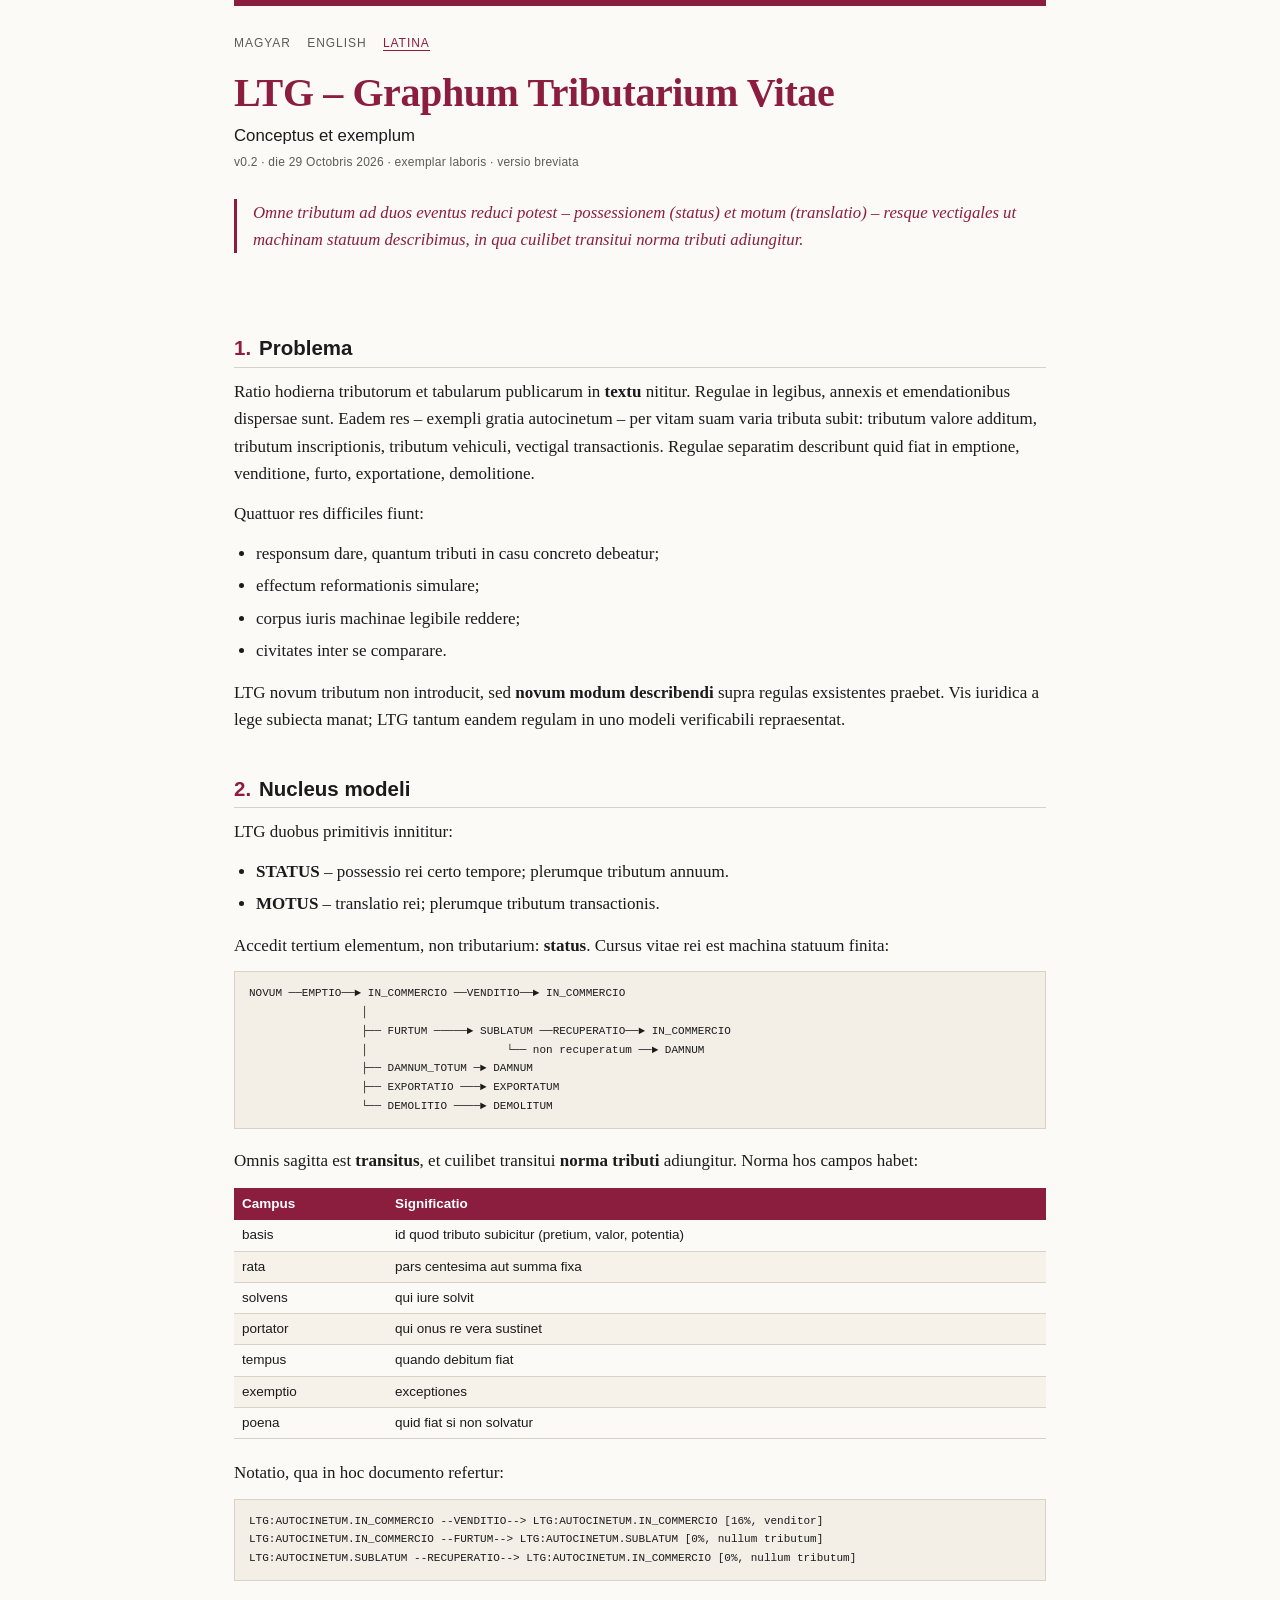
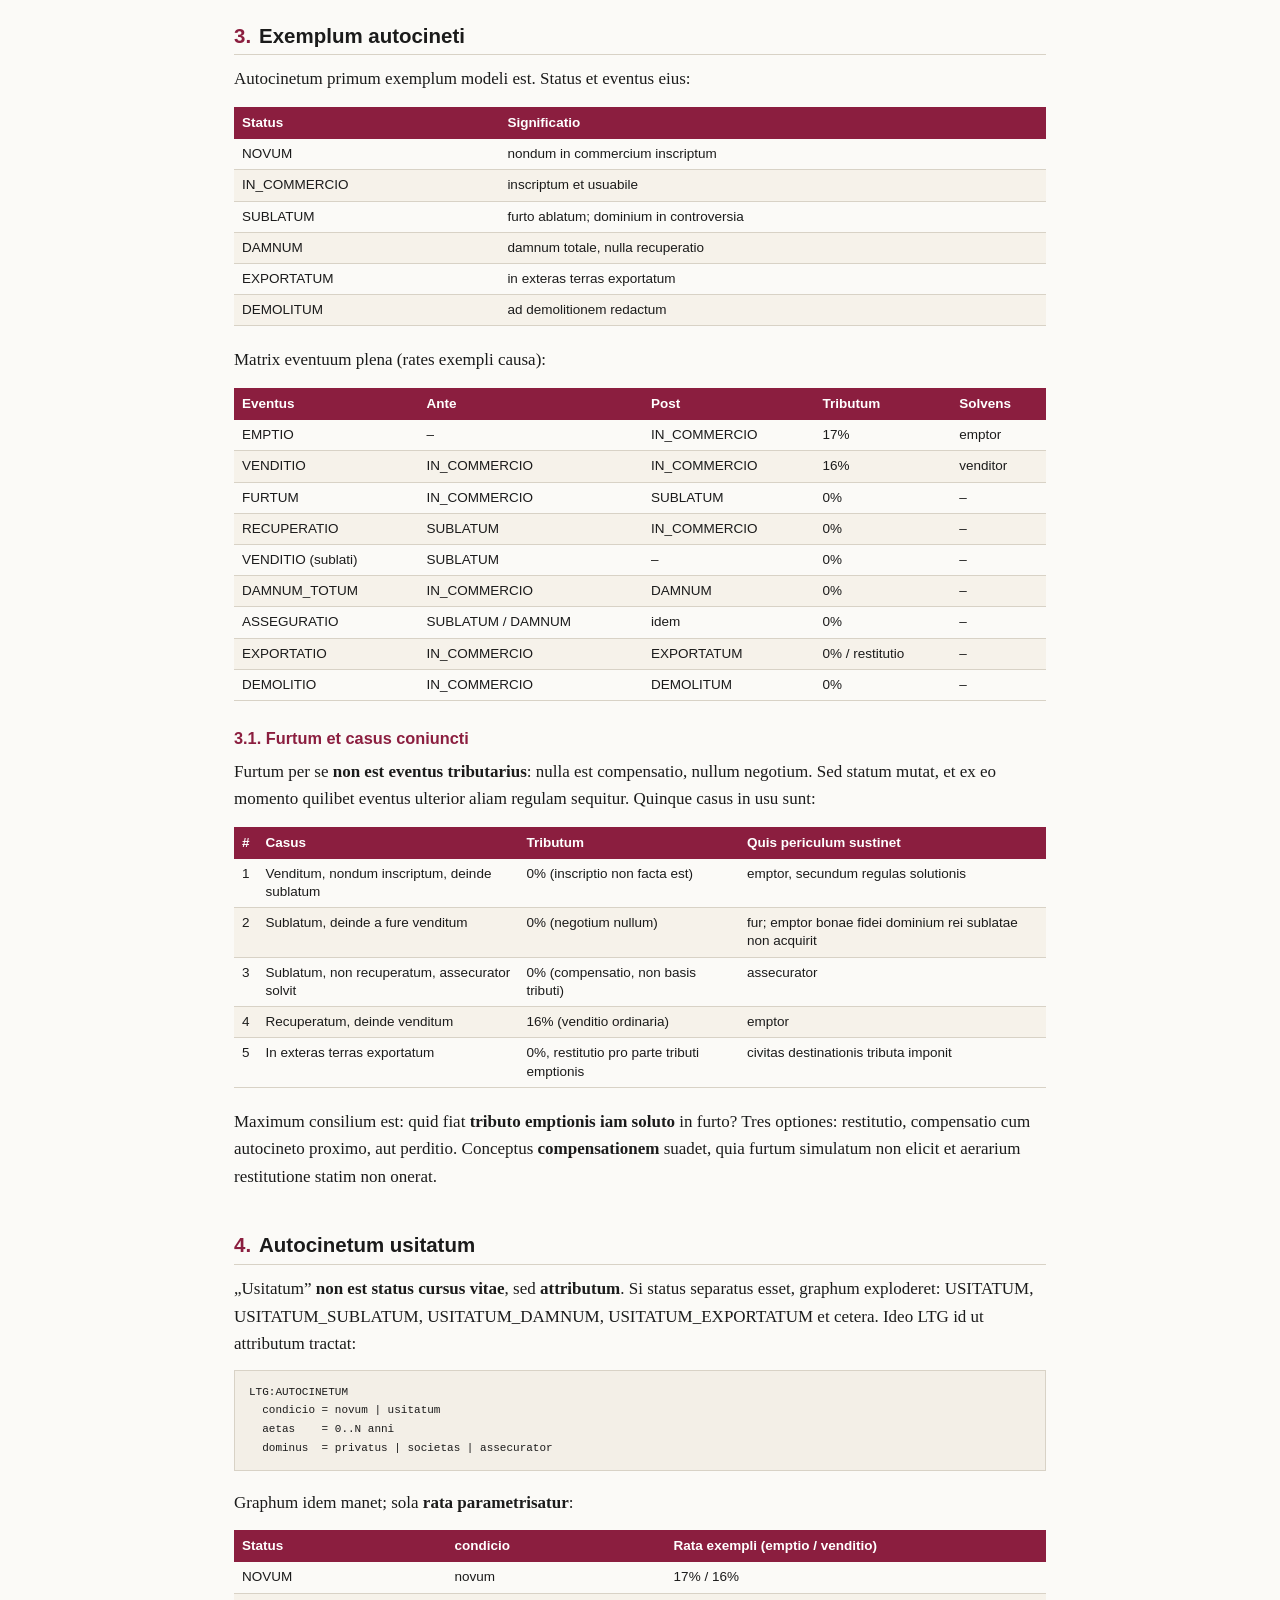
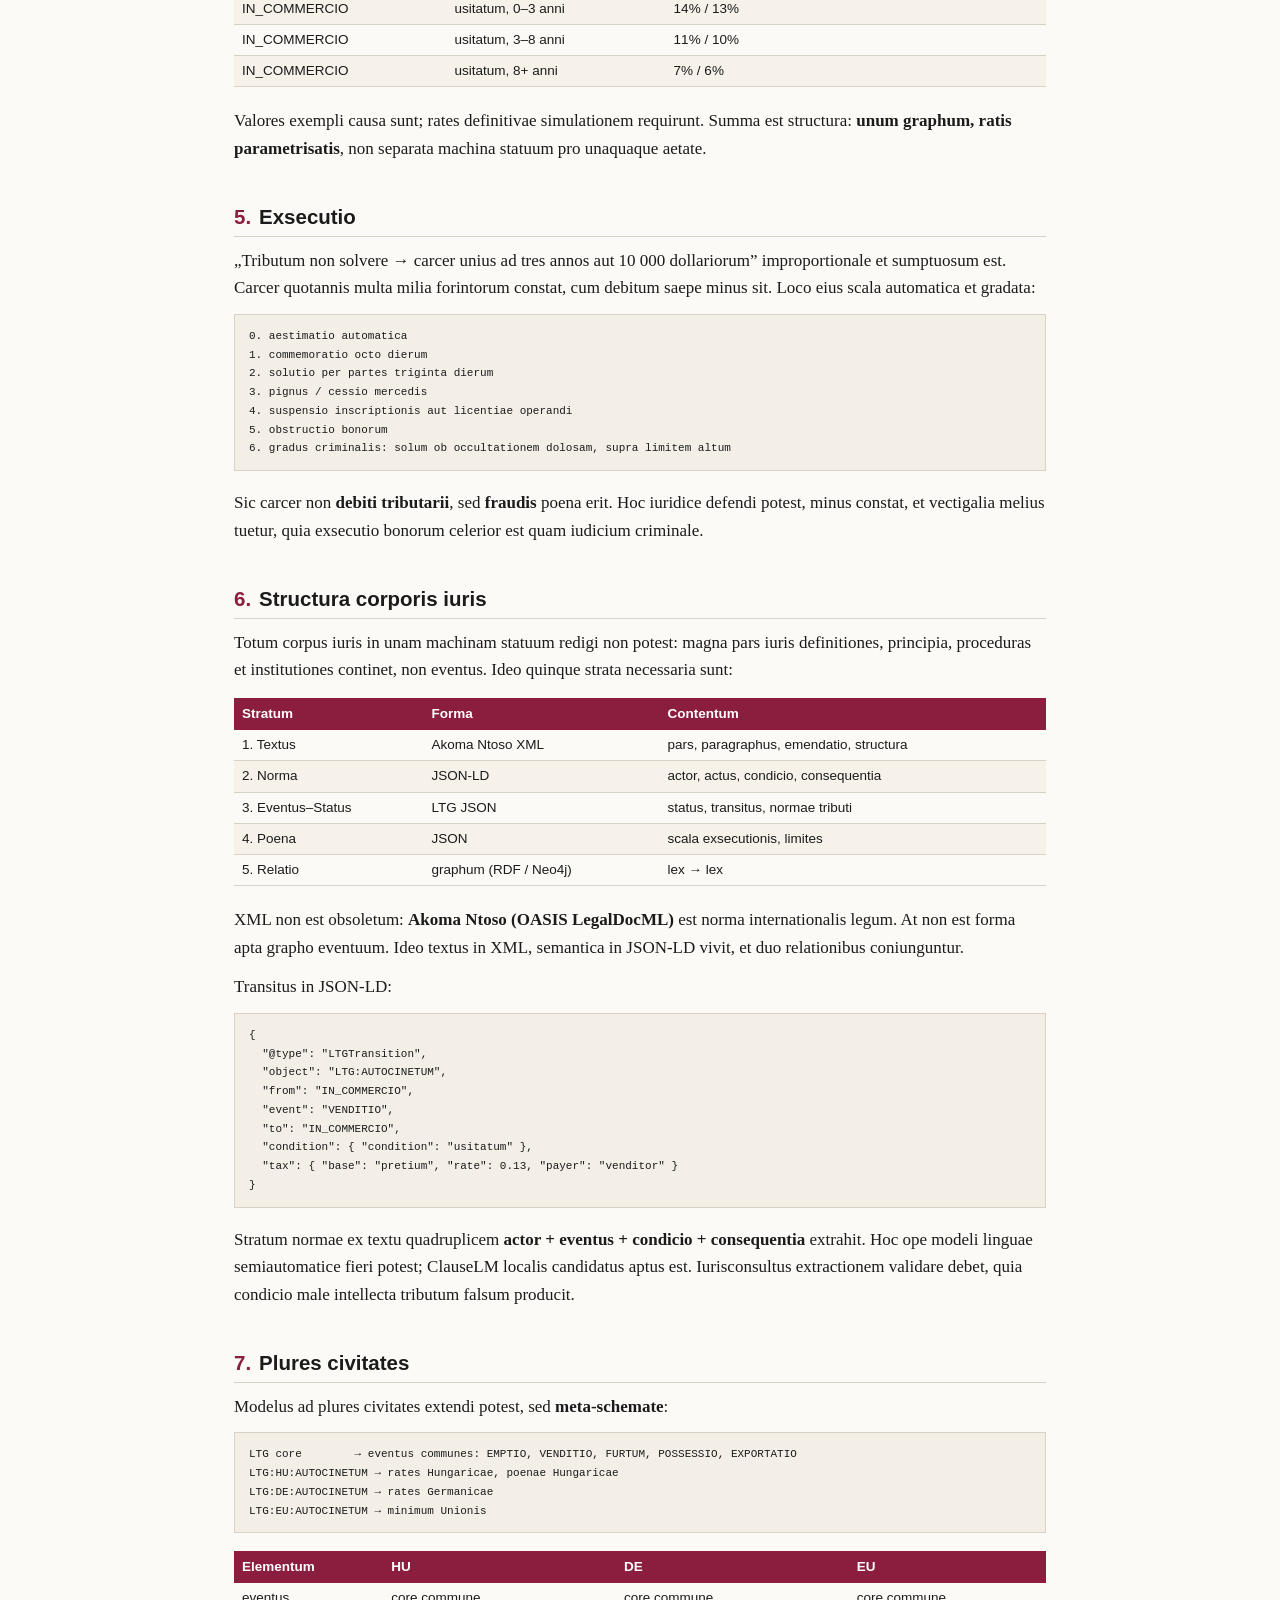
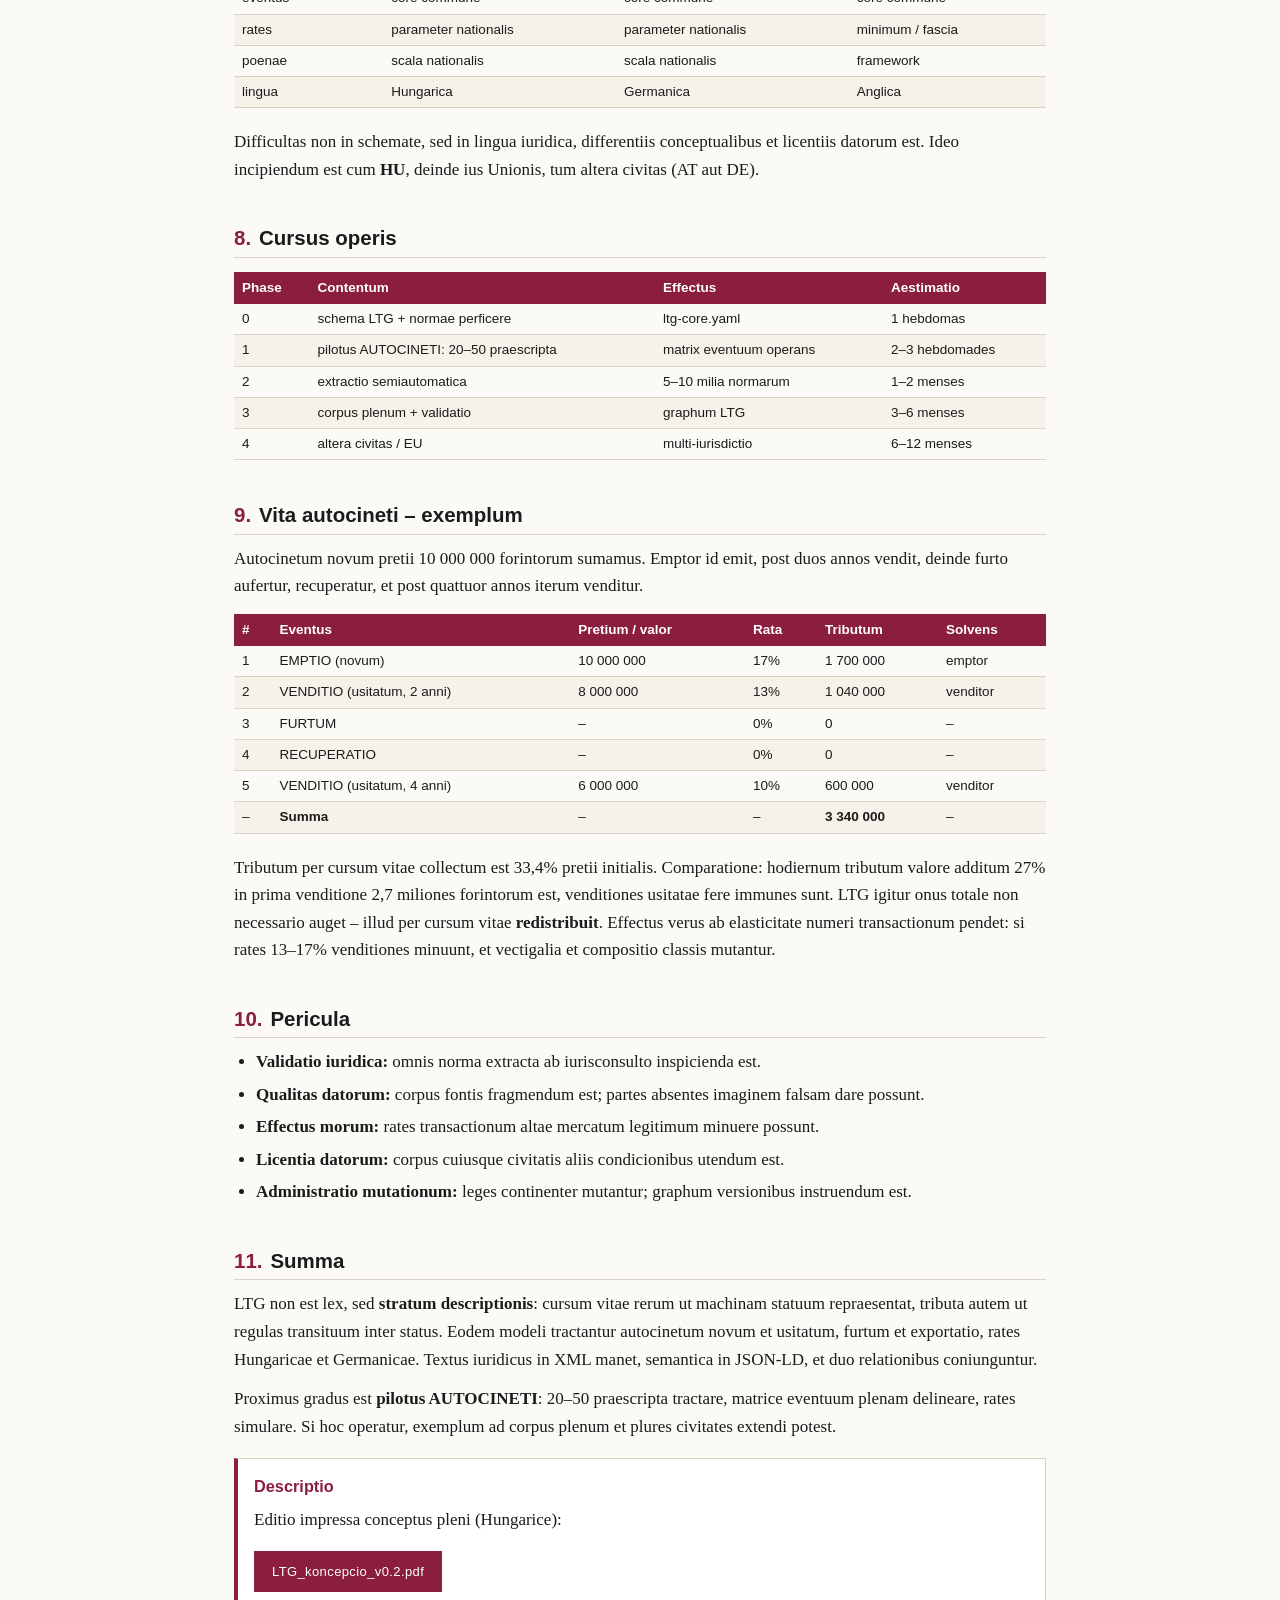
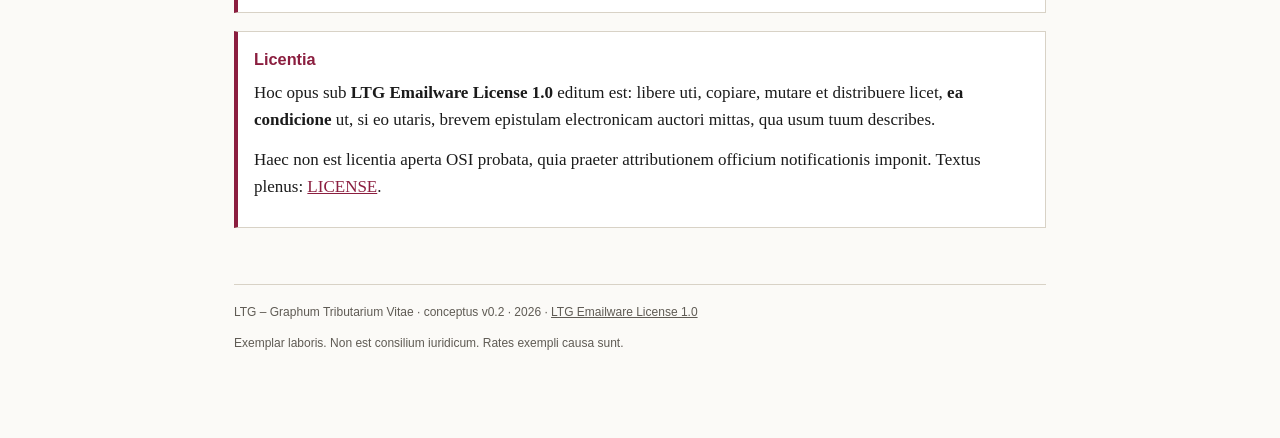
<file: la/index.html>
<!DOCTYPE html>
<html xmlns="http://www.w3.org/1999/xhtml" xml:lang="la" lang="la">
<head>
  <meta charset="utf-8" />
  <meta name="viewport" content="width=device-width, initial-scale=1" />
  <title>LTG – Graphum Tributarium Vitae | Conceptus v0.2</title>
  <meta name="description" content="LTG: modelus tributorum ex eventibus et statibus. Conceptus et exemplum autocineti." />
  <link rel="icon" type="image/svg+xml" href="../favicon.svg" />
  <link rel="icon" href="../favicon.ico" sizes="any" />
  <link rel="stylesheet" href="../assets/style.css" />
</head>
<body>
<div class="wrap">

  <header class="site">
    <nav class="lang" aria-label="Lingua">
      <a href="../index.xhtml" xml:lang="hu" lang="hu">Magyar</a>
      <a href="../en/index.xhtml" xml:lang="en" lang="en">English</a>
      <a href="index.xhtml" aria-current="page" xml:lang="la" lang="la">Latina</a>
    </nav>

    <h1>LTG – Graphum Tributarium Vitae</h1>
    <p class="subtitle">Conceptus et exemplum</p>
    <p class="meta">v0.2 · die 29 Octobris 2026 · exemplar laboris · versio breviata</p>

    <p class="lead">Omne tributum ad duos eventus reduci potest – possessionem (<em>status</em>) et motum (<em>translatio</em>) – resque vectigales ut machinam statuum describimus, in qua cuilibet transitui norma tributi adiungitur.</p>
  </header>

  <main>

    <h2 id="problema"><span class="num">1.</span>Problema</h2>
    <p>Ratio hodierna tributorum et tabularum publicarum in <strong>textu</strong> nititur. Regulae in legibus, annexis et emendationibus dispersae sunt. Eadem res – exempli gratia autocinetum – per vitam suam varia tributa subit: tributum valore additum, tributum inscriptionis, tributum vehiculi, vectigal transactionis. Regulae separatim describunt quid fiat in emptione, venditione, furto, exportatione, demolitione.</p>
    <p>Quattuor res difficiles fiunt:</p>
    <ul>
      <li>responsum dare, quantum tributi in casu concreto debeatur;</li>
      <li>effectum reformationis simulare;</li>
      <li>corpus iuris machinae legibile reddere;</li>
      <li>civitates inter se comparare.</li>
    </ul>
    <p>LTG novum tributum non introducit, sed <strong>novum modum describendi</strong> supra regulas exsistentes praebet. Vis iuridica a lege subiecta manat; LTG tantum eandem regulam in uno modeli verificabili repraesentat.</p>

    <h2 id="modelus"><span class="num">2.</span>Nucleus modeli</h2>
    <p>LTG duobus primitivis innititur:</p>
    <ul>
      <li><strong>STATUS</strong> – possessio rei certo tempore; plerumque tributum annuum.</li>
      <li><strong>MOTUS</strong> – translatio rei; plerumque tributum transactionis.</li>
    </ul>
    <p>Accedit tertium elementum, non tributarium: <strong>status</strong>. Cursus vitae rei est machina statuum finita:</p>
<pre><code>NOVUM ──EMPTIO──► IN_COMMERCIO ──VENDITIO──► IN_COMMERCIO
                 │
                 ├── FURTUM ─────► SUBLATUM ──RECUPERATIO──► IN_COMMERCIO
                 │                     └── non recuperatum ──► DAMNUM
                 ├── DAMNUM_TOTUM ─► DAMNUM
                 ├── EXPORTATIO ───► EXPORTATUM
                 └── DEMOLITIO ────► DEMOLITUM</code></pre>
    <p>Omnis sagitta est <strong>transitus</strong>, et cuilibet transitui <strong>norma tributi</strong> adiungitur. Norma hos campos habet:</p>
    <table>
      <thead><tr><th>Campus</th><th>Significatio</th></tr></thead>
      <tbody>
        <tr><td>basis</td><td>id quod tributo subicitur (pretium, valor, potentia)</td></tr>
        <tr><td>rata</td><td>pars centesima aut summa fixa</td></tr>
        <tr><td>solvens</td><td>qui iure solvit</td></tr>
        <tr><td>portator</td><td>qui onus re vera sustinet</td></tr>
        <tr><td>tempus</td><td>quando debitum fiat</td></tr>
        <tr><td>exemptio</td><td>exceptiones</td></tr>
        <tr><td>poena</td><td>quid fiat si non solvatur</td></tr>
      </tbody>
    </table>
    <p>Notatio, qua in hoc documento refertur:</p>
<pre><code>LTG:AUTOCINETUM.IN_COMMERCIO --VENDITIO--&gt; LTG:AUTOCINETUM.IN_COMMERCIO [16%, venditor]
LTG:AUTOCINETUM.IN_COMMERCIO --FURTUM--&gt; LTG:AUTOCINETUM.SUBLATUM [0%, nullum tributum]
LTG:AUTOCINETUM.SUBLATUM --RECUPERATIO--&gt; LTG:AUTOCINETUM.IN_COMMERCIO [0%, nullum tributum]</code></pre>

    <h2 id="autocinetum"><span class="num">3.</span>Exemplum autocineti</h2>
    <p>Autocinetum primum exemplum modeli est. Status et eventus eius:</p>
    <table>
      <thead><tr><th>Status</th><th>Significatio</th></tr></thead>
      <tbody>
        <tr><td>NOVUM</td><td>nondum in commercium inscriptum</td></tr>
        <tr><td>IN_COMMERCIO</td><td>inscriptum et usuabile</td></tr>
        <tr><td>SUBLATUM</td><td>furto ablatum; dominium in controversia</td></tr>
        <tr><td>DAMNUM</td><td>damnum totale, nulla recuperatio</td></tr>
        <tr><td>EXPORTATUM</td><td>in exteras terras exportatum</td></tr>
        <tr><td>DEMOLITUM</td><td>ad demolitionem redactum</td></tr>
      </tbody>
    </table>
    <p>Matrix eventuum plena (rates exempli causa):</p>
    <table>
      <thead><tr><th>Eventus</th><th>Ante</th><th>Post</th><th>Tributum</th><th>Solvens</th></tr></thead>
      <tbody>
        <tr><td>EMPTIO</td><td>–</td><td>IN_COMMERCIO</td><td>17%</td><td>emptor</td></tr>
        <tr><td>VENDITIO</td><td>IN_COMMERCIO</td><td>IN_COMMERCIO</td><td>16%</td><td>venditor</td></tr>
        <tr><td>FURTUM</td><td>IN_COMMERCIO</td><td>SUBLATUM</td><td>0%</td><td>–</td></tr>
        <tr><td>RECUPERATIO</td><td>SUBLATUM</td><td>IN_COMMERCIO</td><td>0%</td><td>–</td></tr>
        <tr><td>VENDITIO (sublati)</td><td>SUBLATUM</td><td>–</td><td>0%</td><td>–</td></tr>
        <tr><td>DAMNUM_TOTUM</td><td>IN_COMMERCIO</td><td>DAMNUM</td><td>0%</td><td>–</td></tr>
        <tr><td>ASSEGURATIO</td><td>SUBLATUM / DAMNUM</td><td>idem</td><td>0%</td><td>–</td></tr>
        <tr><td>EXPORTATIO</td><td>IN_COMMERCIO</td><td>EXPORTATUM</td><td>0% / restitutio</td><td>–</td></tr>
        <tr><td>DEMOLITIO</td><td>IN_COMMERCIO</td><td>DEMOLITUM</td><td>0%</td><td>–</td></tr>
      </tbody>
    </table>

    <h3 id="furtum">3.1. Furtum et casus coniuncti</h3>
    <p>Furtum per se <strong>non est eventus tributarius</strong>: nulla est compensatio, nullum negotium. Sed statum mutat, et ex eo momento quilibet eventus ulterior aliam regulam sequitur. Quinque casus in usu sunt:</p>
    <table>
      <thead><tr><th>#</th><th>Casus</th><th>Tributum</th><th>Quis periculum sustinet</th></tr></thead>
      <tbody>
        <tr><td>1</td><td>Venditum, nondum inscriptum, deinde sublatum</td><td>0% (inscriptio non facta est)</td><td>emptor, secundum regulas solutionis</td></tr>
        <tr><td>2</td><td>Sublatum, deinde a fure venditum</td><td>0% (negotium nullum)</td><td>fur; emptor bonae fidei dominium rei sublatae non acquirit</td></tr>
        <tr><td>3</td><td>Sublatum, non recuperatum, assecurator solvit</td><td>0% (compensatio, non basis tributi)</td><td>assecurator</td></tr>
        <tr><td>4</td><td>Recuperatum, deinde venditum</td><td>16% (venditio ordinaria)</td><td>emptor</td></tr>
        <tr><td>5</td><td>In exteras terras exportatum</td><td>0%, restitutio pro parte tributi emptionis</td><td>civitas destinationis tributa imponit</td></tr>
      </tbody>
    </table>
    <p>Maximum consilium est: quid fiat <strong>tributo emptionis iam soluto</strong> in furto? Tres optiones: restitutio, compensatio cum autocineto proximo, aut perditio. Conceptus <strong>compensationem</strong> suadet, quia furtum simulatum non elicit et aerarium restitutione statim non onerat.</p>

    <h2 id="usitatum"><span class="num">4.</span>Autocinetum usitatum</h2>
    <p>„Usitatum” <strong>non est status cursus vitae</strong>, sed <strong>attributum</strong>. Si status separatus esset, graphum exploderet: USITATUM, USITATUM_SUBLATUM, USITATUM_DAMNUM, USITATUM_EXPORTATUM et cetera. Ideo LTG id ut attributum tractat:</p>
<pre><code>LTG:AUTOCINETUM
  condicio = novum | usitatum
  aetas    = 0..N anni
  dominus  = privatus | societas | assecurator</code></pre>
    <p>Graphum idem manet; sola <strong>rata parametrisatur</strong>:</p>
    <table>
      <thead><tr><th>Status</th><th>condicio</th><th>Rata exempli (emptio / venditio)</th></tr></thead>
      <tbody>
        <tr><td>NOVUM</td><td>novum</td><td>17% / 16%</td></tr>
        <tr><td>IN_COMMERCIO</td><td>usitatum, 0–3 anni</td><td>14% / 13%</td></tr>
        <tr><td>IN_COMMERCIO</td><td>usitatum, 3–8 anni</td><td>11% / 10%</td></tr>
        <tr><td>IN_COMMERCIO</td><td>usitatum, 8+ anni</td><td>7% / 6%</td></tr>
      </tbody>
    </table>
    <p>Valores exempli causa sunt; rates definitivae simulationem requirunt. Summa est structura: <strong>unum graphum, ratis parametrisatis</strong>, non separata machina statuum pro unaquaque aetate.</p>

    <h2 id="exsecutio"><span class="num">5.</span>Exsecutio</h2>
    <p>„Tributum non solvere → carcer unius ad tres annos aut 10 000 dollariorum” improportionale et sumptuosum est. Carcer quotannis multa milia forintorum constat, cum debitum saepe minus sit. Loco eius scala automatica et gradata:</p>
<pre><code>0. aestimatio automatica
1. commemoratio octo dierum
2. solutio per partes triginta dierum
3. pignus / cessio mercedis
4. suspensio inscriptionis aut licentiae operandi
5. obstructio bonorum
6. gradus criminalis: solum ob occultationem dolosam, supra limitem altum</code></pre>
    <p>Sic carcer non <strong>debiti tributarii</strong>, sed <strong>fraudis</strong> poena erit. Hoc iuridice defendi potest, minus constat, et vectigalia melius tuetur, quia exsecutio bonorum celerior est quam iudicium criminale.</p>

    <h2 id="corpus"><span class="num">6.</span>Structura corporis iuris</h2>
    <p>Totum corpus iuris in unam machinam statuum redigi non potest: magna pars iuris definitiones, principia, proceduras et institutiones continet, non eventus. Ideo quinque strata necessaria sunt:</p>
    <table>
      <thead><tr><th>Stratum</th><th>Forma</th><th>Contentum</th></tr></thead>
      <tbody>
        <tr><td>1. Textus</td><td>Akoma Ntoso XML</td><td>pars, paragraphus, emendatio, structura</td></tr>
        <tr><td>2. Norma</td><td>JSON-LD</td><td>actor, actus, condicio, consequentia</td></tr>
        <tr><td>3. Eventus–Status</td><td>LTG JSON</td><td>status, transitus, normae tributi</td></tr>
        <tr><td>4. Poena</td><td>JSON</td><td>scala exsecutionis, limites</td></tr>
        <tr><td>5. Relatio</td><td>graphum (RDF / Neo4j)</td><td>lex → lex</td></tr>
      </tbody>
    </table>
    <p>XML non est obsoletum: <strong>Akoma Ntoso (OASIS LegalDocML)</strong> est norma internationalis legum. At non est forma apta grapho eventuum. Ideo textus in XML, semantica in JSON-LD vivit, et duo relationibus coniunguntur.</p>
    <p>Transitus in JSON-LD:</p>
<pre><code>{
  "@type": "LTGTransition",
  "object": "LTG:AUTOCINETUM",
  "from": "IN_COMMERCIO",
  "event": "VENDITIO",
  "to": "IN_COMMERCIO",
  "condition": { "condition": "usitatum" },
  "tax": { "base": "pretium", "rate": 0.13, "payer": "venditor" }
}</code></pre>
    <p>Stratum normae ex textu quadruplicem <strong>actor + eventus + condicio + consequentia</strong> extrahit. Hoc ope modeli linguae semiautomatice fieri potest; ClauseLM localis candidatus aptus est. Iurisconsultus extractionem validare debet, quia condicio male intellecta tributum falsum producit.</p>

    <h2 id="civitates"><span class="num">7.</span>Plures civitates</h2>
    <p>Modelus ad plures civitates extendi potest, sed <strong>meta-schemate</strong>:</p>
<pre><code>LTG core        → eventus communes: EMPTIO, VENDITIO, FURTUM, POSSESSIO, EXPORTATIO
LTG:HU:AUTOCINETUM → rates Hungaricae, poenae Hungaricae
LTG:DE:AUTOCINETUM → rates Germanicae
LTG:EU:AUTOCINETUM → minimum Unionis</code></pre>
    <table>
      <thead><tr><th>Elementum</th><th>HU</th><th>DE</th><th>EU</th></tr></thead>
      <tbody>
        <tr><td>eventus</td><td>core commune</td><td>core commune</td><td>core commune</td></tr>
        <tr><td>rates</td><td>parameter nationalis</td><td>parameter nationalis</td><td>minimum / fascia</td></tr>
        <tr><td>poenae</td><td>scala nationalis</td><td>scala nationalis</td><td>framework</td></tr>
        <tr><td>lingua</td><td>Hungarica</td><td>Germanica</td><td>Anglica</td></tr>
      </tbody>
    </table>
    <p>Difficultas non in schemate, sed in lingua iuridica, differentiis conceptualibus et licentiis datorum est. Ideo incipiendum est cum <strong>HU</strong>, deinde ius Unionis, tum altera civitas (AT aut DE).</p>

    <h2 id="cursus"><span class="num">8.</span>Cursus operis</h2>
    <table>
      <thead><tr><th>Phase</th><th>Contentum</th><th>Effectus</th><th>Aestimatio</th></tr></thead>
      <tbody>
        <tr><td>0</td><td>schema LTG + normae perficere</td><td>ltg-core.yaml</td><td>1 hebdomas</td></tr>
        <tr><td>1</td><td>pilotus AUTOCINETI: 20–50 praescripta</td><td>matrix eventuum operans</td><td>2–3 hebdomades</td></tr>
        <tr><td>2</td><td>extractio semiautomatica</td><td>5–10 milia normarum</td><td>1–2 menses</td></tr>
        <tr><td>3</td><td>corpus plenum + validatio</td><td>graphum LTG</td><td>3–6 menses</td></tr>
        <tr><td>4</td><td>altera civitas / EU</td><td>multi-iurisdictio</td><td>6–12 menses</td></tr>
      </tbody>
    </table>

    <h2 id="exemplum"><span class="num">9.</span>Vita autocineti – exemplum</h2>
    <p>Autocinetum novum pretii 10 000 000 forintorum sumamus. Emptor id emit, post duos annos vendit, deinde furto aufertur, recuperatur, et post quattuor annos iterum venditur.</p>
    <table>
      <thead><tr><th>#</th><th>Eventus</th><th>Pretium / valor</th><th>Rata</th><th>Tributum</th><th>Solvens</th></tr></thead>
      <tbody>
        <tr><td>1</td><td>EMPTIO (novum)</td><td>10 000 000</td><td>17%</td><td>1 700 000</td><td>emptor</td></tr>
        <tr><td>2</td><td>VENDITIO (usitatum, 2 anni)</td><td>8 000 000</td><td>13%</td><td>1 040 000</td><td>venditor</td></tr>
        <tr><td>3</td><td>FURTUM</td><td>–</td><td>0%</td><td>0</td><td>–</td></tr>
        <tr><td>4</td><td>RECUPERATIO</td><td>–</td><td>0%</td><td>0</td><td>–</td></tr>
        <tr><td>5</td><td>VENDITIO (usitatum, 4 anni)</td><td>6 000 000</td><td>10%</td><td>600 000</td><td>venditor</td></tr>
        <tr><td>–</td><td><strong>Summa</strong></td><td>–</td><td>–</td><td><strong>3 340 000</strong></td><td>–</td></tr>
      </tbody>
    </table>
    <p>Tributum per cursum vitae collectum est 33,4% pretii initialis. Comparatione: hodiernum tributum valore additum 27% in prima venditione 2,7 miliones forintorum est, venditiones usitatae fere immunes sunt. LTG igitur onus totale non necessario auget – illud per cursum vitae <strong>redistribuit</strong>. Effectus verus ab elasticitate numeri transactionum pendet: si rates 13–17% venditiones minuunt, et vectigalia et compositio classis mutantur.</p>

    <h2 id="pericula"><span class="num">10.</span>Pericula</h2>
    <ul>
      <li><strong>Validatio iuridica:</strong> omnis norma extracta ab iurisconsulto inspicienda est.</li>
      <li><strong>Qualitas datorum:</strong> corpus fontis fragmendum est; partes absentes imaginem falsam dare possunt.</li>
      <li><strong>Effectus morum:</strong> rates transactionum altae mercatum legitimum minuere possunt.</li>
      <li><strong>Licentia datorum:</strong> corpus cuiusque civitatis aliis condicionibus utendum est.</li>
      <li><strong>Administratio mutationum:</strong> leges continenter mutantur; graphum versionibus instruendum est.</li>
    </ul>

    <h2 id="summa"><span class="num">11.</span>Summa</h2>
    <p>LTG non est lex, sed <strong>stratum descriptionis</strong>: cursum vitae rerum ut machinam statuum repraesentat, tributa autem ut regulas transituum inter status. Eodem modeli tractantur autocinetum novum et usitatum, furtum et exportatio, rates Hungaricae et Germanicae. Textus iuridicus in XML manet, semantica in JSON-LD, et duo relationibus coniunguntur.</p>
    <p>Proximus gradus est <strong>pilotus AUTOCINETI</strong>: 20–50 praescripta tractare, matrice eventuum plenam delineare, rates simulare. Si hoc operatur, exemplum ad corpus plenum et plures civitates extendi potest.</p>

    <div class="callout">
      <h3>Descriptio</h3>
      <p>Editio impressa conceptus pleni (Hungarice):</p>
      <a class="download" href="../LTG_koncepcio_v0.2.pdf">LTG_koncepcio_v0.2.pdf</a>
    </div>

    <div class="callout" id="licentia">
      <h3>Licentia</h3>
      <p>Hoc opus sub <strong>LTG Emailware License 1.0</strong> editum est: libere uti, copiare, mutare et distribuere licet, <strong>ea condicione</strong> ut, si eo utaris, brevem epistulam electronicam auctori mittas, qua usum tuum describes.</p>
      <p>Haec non est licentia aperta OSI probata, quia praeter attributionem officium notificationis imponit. Textus plenus: <a href="../license.xhtml">LICENSE</a>.</p>
    </div>

  </main>

  <footer class="site">
    <p>LTG – Graphum Tributarium Vitae · conceptus v0.2 · 2026 · <a href="../license.xhtml">LTG Emailware License 1.0</a></p>
    <p>Exemplar laboris. Non est consilium iuridicum. Rates exempli causa sunt.</p>
  </footer>

</div>
</body>
</html>
</file>
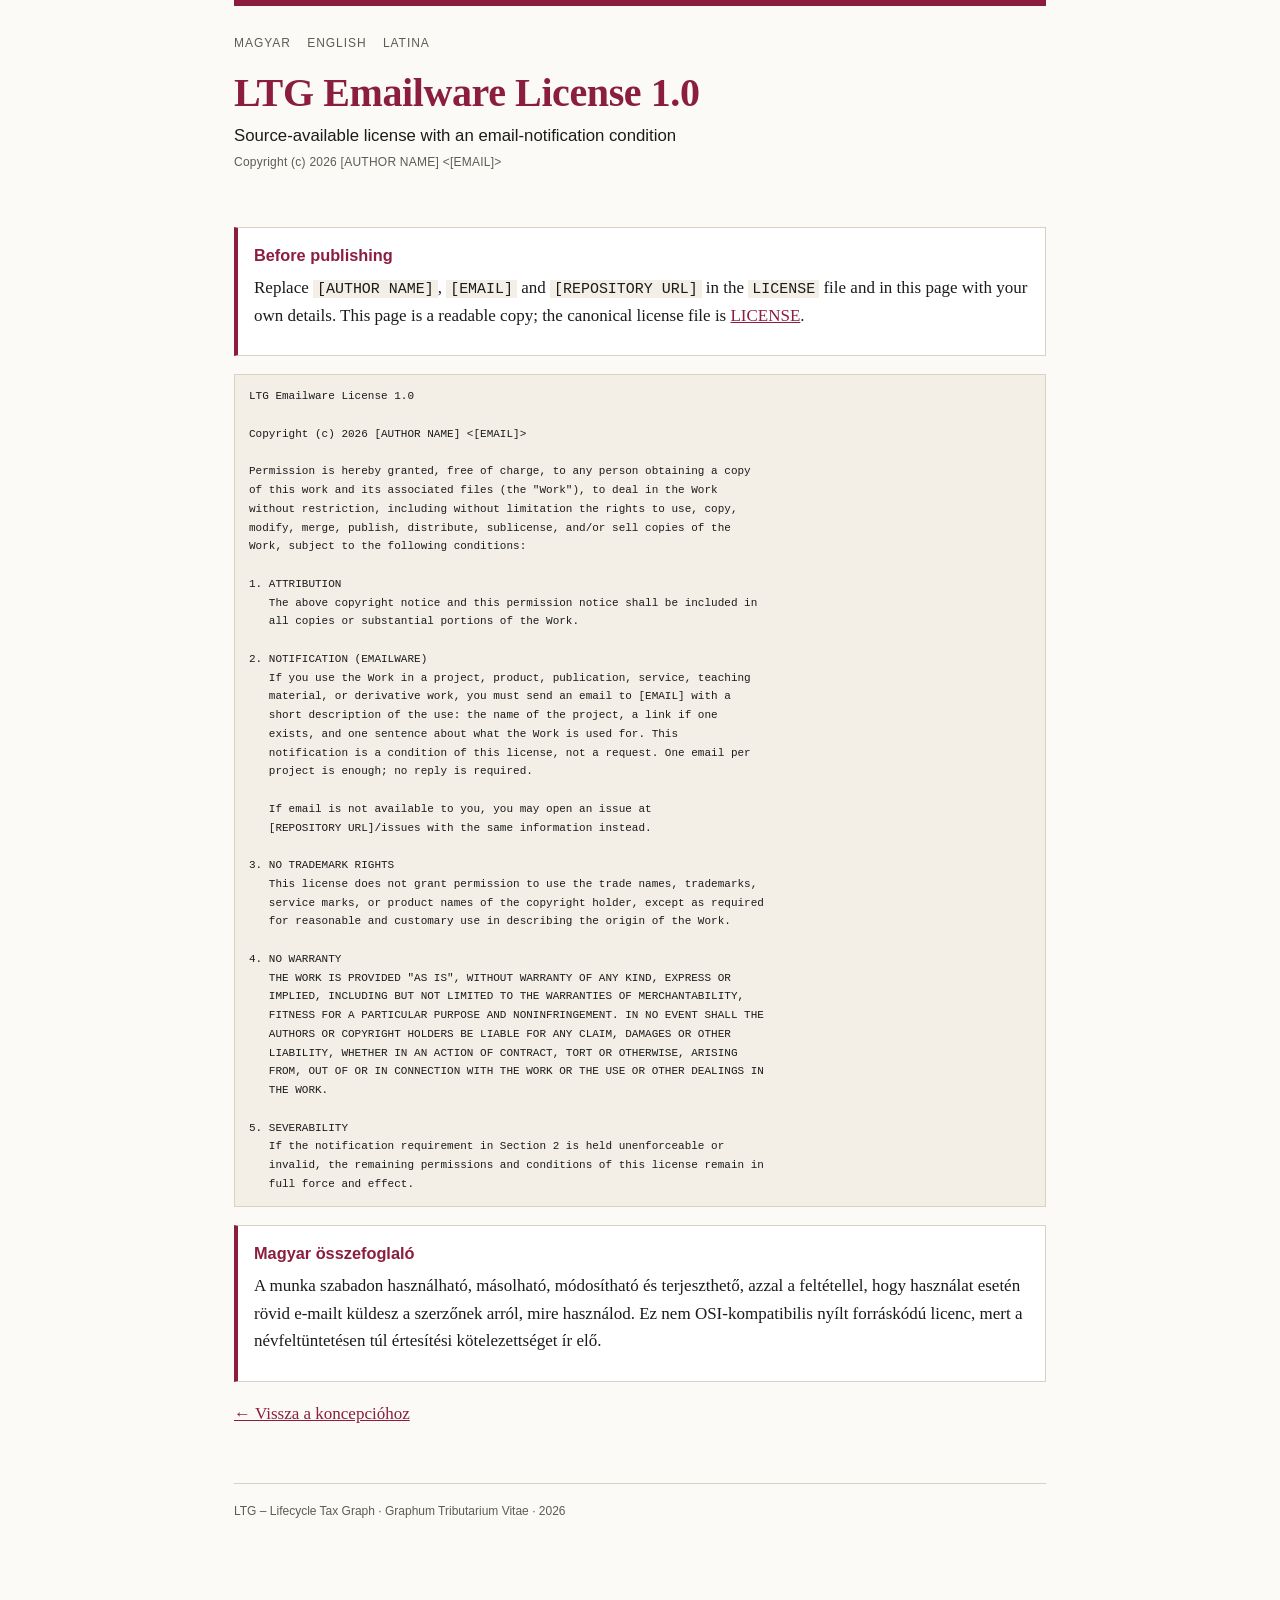
<file: license.html>
<!DOCTYPE html>
<html xmlns="http://www.w3.org/1999/xhtml" xml:lang="en" lang="en">
<head>
  <meta charset="utf-8" />
  <meta name="viewport" content="width=device-width, initial-scale=1" />
  <title>LTG Emailware License 1.0</title>
  <link rel="icon" type="image/svg+xml" href="favicon.svg" />
  <link rel="icon" href="favicon.ico" sizes="any" />
  <link rel="stylesheet" href="assets/style.css" />
</head>
<body>
<div class="wrap">

  <header class="site">
    <nav class="lang" aria-label="Language">
      <a href="index.xhtml" xml:lang="hu" lang="hu">Magyar</a>
      <a href="en/index.xhtml" xml:lang="en" lang="en">English</a>
      <a href="la/index.xhtml" xml:lang="la" lang="la">Latina</a>
    </nav>
    <h1>LTG Emailware License 1.0</h1>
    <p class="subtitle">Source-available license with an email-notification condition</p>
    <p class="meta">Copyright (c) 2026 [AUTHOR NAME] &lt;[EMAIL]&gt;</p>
  </header>

  <main>
    <div class="callout">
      <h3>Before publishing</h3>
      <p>Replace <code>[AUTHOR NAME]</code>, <code>[EMAIL]</code> and <code>[REPOSITORY URL]</code> in the <code>LICENSE</code> file and in this page with your own details. This page is a readable copy; the canonical license file is <a href="LICENSE">LICENSE</a>.</p>
    </div>

<pre><code>LTG Emailware License 1.0

Copyright (c) 2026 [AUTHOR NAME] &lt;[EMAIL]&gt;

Permission is hereby granted, free of charge, to any person obtaining a copy
of this work and its associated files (the "Work"), to deal in the Work
without restriction, including without limitation the rights to use, copy,
modify, merge, publish, distribute, sublicense, and/or sell copies of the
Work, subject to the following conditions:

1. ATTRIBUTION
   The above copyright notice and this permission notice shall be included in
   all copies or substantial portions of the Work.

2. NOTIFICATION (EMAILWARE)
   If you use the Work in a project, product, publication, service, teaching
   material, or derivative work, you must send an email to [EMAIL] with a
   short description of the use: the name of the project, a link if one
   exists, and one sentence about what the Work is used for. This
   notification is a condition of this license, not a request. One email per
   project is enough; no reply is required.

   If email is not available to you, you may open an issue at
   [REPOSITORY URL]/issues with the same information instead.

3. NO TRADEMARK RIGHTS
   This license does not grant permission to use the trade names, trademarks,
   service marks, or product names of the copyright holder, except as required
   for reasonable and customary use in describing the origin of the Work.

4. NO WARRANTY
   THE WORK IS PROVIDED "AS IS", WITHOUT WARRANTY OF ANY KIND, EXPRESS OR
   IMPLIED, INCLUDING BUT NOT LIMITED TO THE WARRANTIES OF MERCHANTABILITY,
   FITNESS FOR A PARTICULAR PURPOSE AND NONINFRINGEMENT. IN NO EVENT SHALL THE
   AUTHORS OR COPYRIGHT HOLDERS BE LIABLE FOR ANY CLAIM, DAMAGES OR OTHER
   LIABILITY, WHETHER IN AN ACTION OF CONTRACT, TORT OR OTHERWISE, ARISING
   FROM, OUT OF OR IN CONNECTION WITH THE WORK OR THE USE OR OTHER DEALINGS IN
   THE WORK.

5. SEVERABILITY
   If the notification requirement in Section 2 is held unenforceable or
   invalid, the remaining permissions and conditions of this license remain in
   full force and effect.</code></pre>

    <div class="callout">
      <h3>Magyar összefoglaló</h3>
      <p>A munka szabadon használható, másolható, módosítható és terjeszthető, azzal a feltétellel, hogy használat esetén rövid e-mailt küldesz a szerzőnek arról, mire használod. Ez nem OSI-kompatibilis nyílt forráskódú licenc, mert a névfeltüntetésen túl értesítési kötelezettséget ír elő.</p>
    </div>

    <p><a href="index.xhtml">← Vissza a koncepcióhoz</a></p>
  </main>

  <footer class="site">
    <p>LTG – Lifecycle Tax Graph · Graphum Tributarium Vitae · 2026</p>
  </footer>

</div>
</body>
</html>
</file>
<file: assets/style.css>
:root {
  --paper: #fbfaf7;
  --ink: #1b1b1b;
  --muted: #5f5b54;
  --accent: #8b1e3f;
  --line: #d8d2c6;
  --code: #f3efe7;
  --white: #ffffff;
}

* { box-sizing: border-box; }

html { background: var(--paper); }

body {
  margin: 0;
  color: var(--ink);
  font-family: Georgia, "Times New Roman", serif;
  font-size: 17px;
  line-height: 1.62;
  background: var(--paper);
}

.wrap {
  max-width: 860px;
  margin: 0 auto;
  padding: 0 24px 72px;
}

header.site {
  border-top: 6px solid var(--accent);
  padding: 28px 0 10px;
  margin-bottom: 8px;
}

nav.lang {
  font-family: "Helvetica Neue", Arial, sans-serif;
  font-size: 12px;
  letter-spacing: .08em;
  text-transform: uppercase;
  color: var(--muted);
  margin-bottom: 18px;
}

nav.lang a { color: var(--muted); text-decoration: none; margin-right: 12px; }
nav.lang a:hover, nav.lang a[aria-current="page"] { color: var(--accent); }
nav.lang a[aria-current="page"] { border-bottom: 1px solid var(--accent); }

h1 {
  font-family: Georgia, "Times New Roman", serif;
  font-size: 2.5rem;
  line-height: 1.12;
  margin: 0 0 6px;
  color: var(--accent);
  letter-spacing: -.01em;
}

.subtitle {
  font-family: "Helvetica Neue", Arial, sans-serif;
  font-size: 1.05rem;
  color: var(--ink);
  margin: 0 0 4px;
}

.meta {
  font-family: "Helvetica Neue", Arial, sans-serif;
  font-size: 12px;
  color: var(--muted);
  letter-spacing: .02em;
  margin-bottom: 26px;
}

.lead {
  font-style: italic;
  color: var(--accent);
  border-left: 3px solid var(--accent);
  padding-left: 16px;
  margin: 22px 0 30px;
  font-size: 1.05rem;
}

h2 {
  font-family: "Helvetica Neue", Arial, sans-serif;
  font-size: 1.28rem;
  line-height: 1.25;
  color: var(--ink);
  margin: 42px 0 10px;
  padding-bottom: 6px;
  border-bottom: 1px solid var(--line);
}

h2 .num {
  color: var(--accent);
  margin-right: 8px;
}

h3 {
  font-family: "Helvetica Neue", Arial, sans-serif;
  font-size: 1.02rem;
  color: var(--accent);
  margin: 24px 0 6px;
}

p { margin: 0 0 12px; }
ul, ol { margin: 0 0 14px; padding-left: 22px; }
li { margin-bottom: 5px; }
strong { color: var(--ink); }
a { color: var(--accent); }

table {
  width: 100%;
  border-collapse: collapse;
  margin: 14px 0 20px;
  font-family: "Helvetica Neue", Arial, sans-serif;
  font-size: 13.5px;
  line-height: 1.35;
}

th {
  background: var(--accent);
  color: var(--white);
  text-align: left;
  font-weight: 600;
  padding: 7px 8px;
}

td {
  padding: 6px 8px;
  border-bottom: 1px solid var(--line);
  vertical-align: top;
}

tbody tr:nth-child(even) td { background: #f6f2ea; }

pre {
  background: var(--code);
  border: 1px solid var(--line);
  padding: 12px 14px;
  overflow-x: auto;
  font-family: "SFMono-Regular", Consolas, "Liberation Mono", monospace;
  font-size: 12.5px;
  line-height: 1.5;
  margin: 12px 0 18px;
}

code {
  font-family: "SFMono-Regular", Consolas, "Liberation Mono", monospace;
  font-size: .88em;
  background: var(--code);
  padding: 1px 4px;
}

pre code { background: none; padding: 0; }

.callout {
  border: 1px solid var(--line);
  border-left: 4px solid var(--accent);
  background: var(--white);
  padding: 14px 16px;
  margin: 18px 0;
}

.callout h3 { margin-top: 0; }

.download {
  display: inline-block;
  font-family: "Helvetica Neue", Arial, sans-serif;
  font-size: 13px;
  letter-spacing: .03em;
  text-decoration: none;
  color: var(--white);
  background: var(--accent);
  padding: 10px 18px;
  margin: 6px 10px 6px 0;
}

.download:hover { background: #6f1732; }

footer.site {
  margin-top: 56px;
  padding-top: 18px;
  border-top: 1px solid var(--line);
  font-family: "Helvetica Neue", Arial, sans-serif;
  font-size: 12px;
  color: var(--muted);
}

footer.site a { color: var(--muted); }

@media (max-width: 640px) {
  body { font-size: 16px; }
  h1 { font-size: 1.9rem; }
  table { font-size: 12.5px; }
  .wrap { padding: 0 16px 48px; }
}

@media print {
  nav.lang, .download { display: none; }
  body { background: #fff; font-size: 10.5pt; }
  .wrap { max-width: none; padding: 0; }
  h2 { page-break-after: avoid; }
  table, pre { page-break-inside: avoid; }
}
</file>
